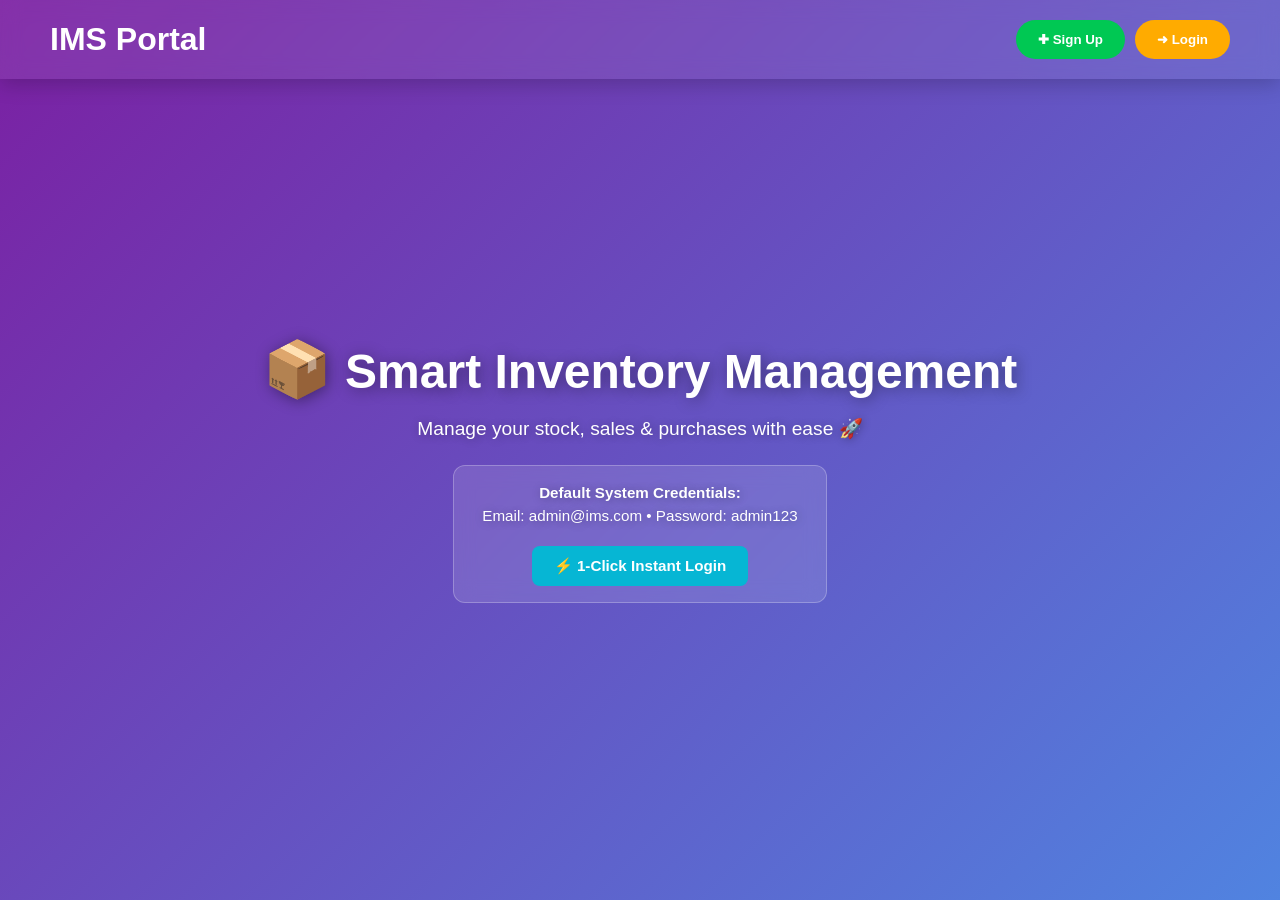
<file: index.html>
<!DOCTYPE html>
<html lang="en">
<head>
    <meta charset="UTF-8">
    <meta name="viewport" content="width=device-width, initial-scale=1.0">
    <title>IMS Portal | Inventory Management System</title>
    <!-- CSS FILE -->
    <link rel="stylesheet" href="./style.css">
    <style>
        .demo-login-box {
            margin-top: 25px;
            padding: 16px 28px;
            background: rgba(255, 255, 255, 0.12);
            border-radius: 12px;
            backdrop-filter: blur(10px);
            border: 1px solid rgba(255, 255, 255, 0.25);
            display: inline-block;
            max-width: 480px;
            text-align: center;
        }
        .demo-btn {
            background: #06b6d4;
            color: #ffffff;
            padding: 11px 22px;
            border: none;
            border-radius: 8px;
            font-size: 0.95rem;
            font-weight: 600;
            cursor: pointer;
            transition: transform 0.2s, background 0.2s;
            margin-top: 10px;
        }
        .demo-btn:hover {
            background: #0891b2;
            transform: scale(1.04);
        }
        .hero {
            display: flex;
            flex-direction: column;
            align-items: center;
            justify-content: center;
            min-height: calc(100vh - 80px);
            padding: 40px 20px;
            text-align: center;
            margin-top: 60px;
        }
    </style>
</head>

<body>

    <nav>
        <h1>IMS Portal</h1>

        <div class="nav-buttons">
            <button class="signup" onclick="openModal('signup')">
                ✚ Sign Up
            </button>

            <button class="login" onclick="openModal('login')">
                ➜ Login
            </button>
        </div>
    </nav>

    <main class="hero">
        <h2>
            <span class="hero-icon">📦</span>
            Smart Inventory Management
        </h2>

        <p>Manage your stock, sales & purchases with ease 🚀</p>

        <div class="demo-login-box">
            <p style="color: #ffffff; font-size: 0.95rem; line-height: 1.5; margin-bottom: 8px;">
                <strong>Default System Credentials:</strong><br>
                Email: <code>admin@ims.com</code> &bull; Password: <code>admin123</code>
            </p>
            <button class="demo-btn" onclick="quickAdminLogin()">⚡ 1-Click Instant Login</button>
        </div>
    </main>

    <!-- SIGNUP MODAL -->
    <div class="modal" id="signup">
        <div class="modal-box">
            <h3>Create Account</h3>
            <p class="error" id="signupError"></p>
            <p class="success" id="signupSuccess"></p>

            <form id="signupForm">
                <input type="text" id="signupName" placeholder="Full Name" required>
                <input type="email" id="signupEmail" placeholder="Email" required>
                <input type="tel" id="signupPhone" placeholder="Phone Number">
                <input type="password" id="signupPassword" placeholder="Password" required minlength="6">
                <input type="password" id="signupCPassword" placeholder="Confirm Password" required>

                <label class="show-pass">
                    <input type="checkbox" onchange="togglePassword('signupPassword','signupCPassword')">
                    Show Password
                </label>

                <button type="submit">Create Account</button>
            </form>

            <button class="close" onclick="closeModal('signup')">Close</button>
        </div>
    </div>

    <!-- LOGIN MODAL -->
    <div class="modal" id="login">
        <div class="modal-box">
            <h3>Login to IMS</h3>
            <p class="error" id="loginError"></p>
            <p class="success" id="loginSuccess"></p>

            <form id="loginForm">
                <input type="email" id="loginEmail" placeholder="Email (admin@ims.com)" required>
                <input type="password" id="loginPassword" placeholder="Password (admin123)" required>

                <label class="show-pass">
                    <input type="checkbox" onchange="togglePassword('loginPassword')">
                    Show Password
                </label>

                <button type="submit">Login</button>
                <button type="button" onclick="quickAdminLogin()" style="margin-top: 8px; background: #06b6d4; border:none; border-radius:6px; color:#fff; padding:10px 14px; cursor:pointer; width:100%; font-weight:600;">⚡ Instant 1-Click Admin Login</button>
            </form>

            <button class="close" onclick="closeModal('login')">Close</button>
        </div>
    </div>

    <!-- JAVASCRIPT -->
    <script src="./app.js?v=2.5.1"></script>
    <script>
        function quickAdminLogin() {
            const adminUser = {
                name: "System Administrator",
                email: "admin@ims.com",
                phone: "9800000000",
                password: "240be518fabd2724ddb6f04eeb1da5967448d7e831c08c8fa822809f74c720a9",
                createdAt: new Date().toISOString()
            };
            const session = {
                name: adminUser.name,
                email: adminUser.email,
                loginTime: new Date().toISOString()
            };
            localStorage.setItem("ims_single_user", JSON.stringify(adminUser));
            localStorage.setItem("ims_current_user", JSON.stringify(session));
            window.location.replace("./dashboard.html");
        }
    </script>

</body>
</html>
</file>
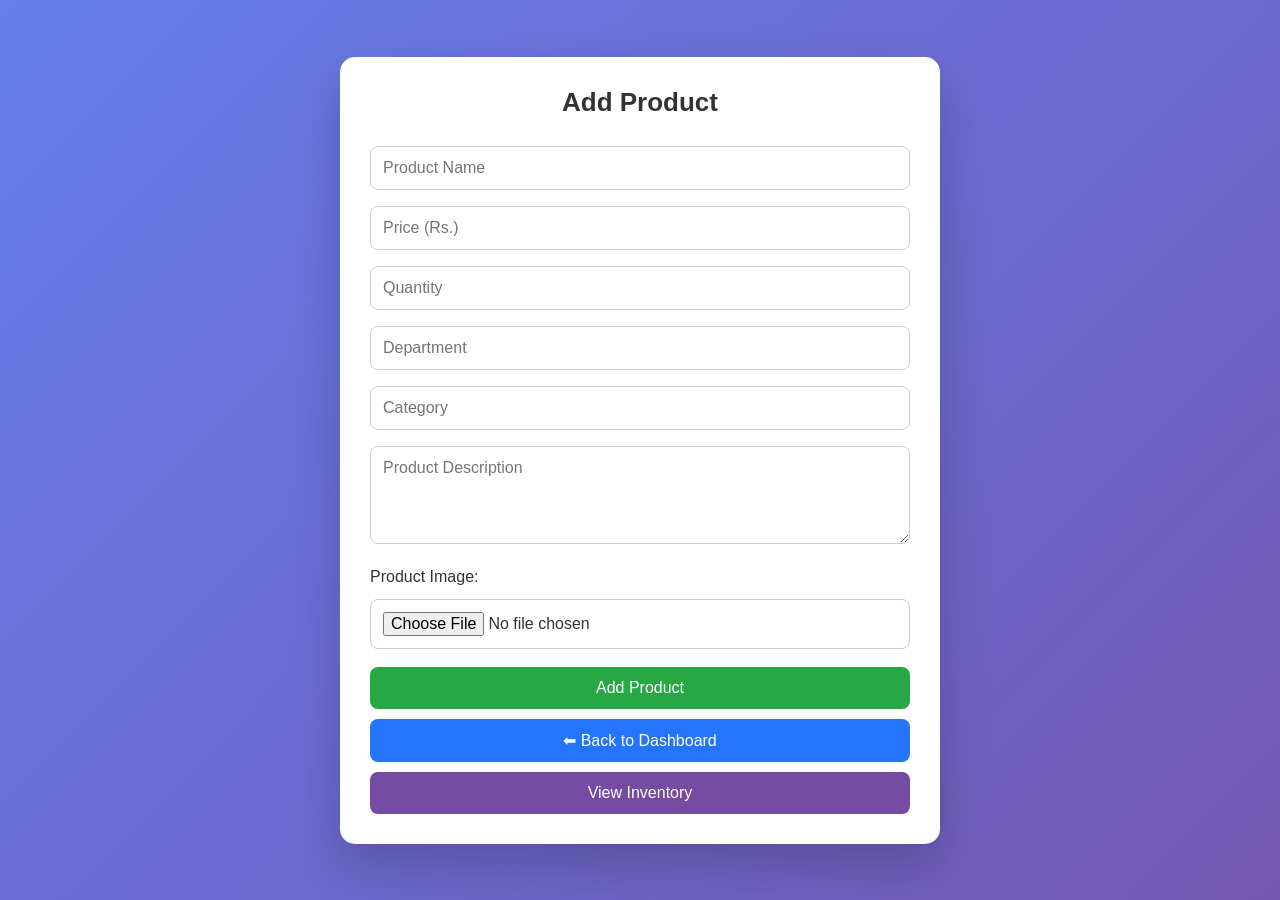
<file: add_product.html>
<!DOCTYPE html>
<html lang="en">

<head>
    <meta charset="UTF-8">
    <meta name="viewport" content="width=device-width, initial-scale=1.0">

    <title>Add Product | IMS</title>

    <link rel="stylesheet" href="./add_product.css">
</head>

<body>

    <div class="container">

        <h2>Add Product</h2>

        <!-- SUCCESS AND ERROR MESSAGES -->

        <div id="successMessage" class="success-msg"></div>
        <div id="errorMessage" class="error-msg"></div>

        <!-- ADD PRODUCT FORM -->

        <form id="productForm">

            <input
                type="text"
                id="name"
                placeholder="Product Name"
                maxlength="100"
                required
            >

            <input
                type="number"
                id="price"
                placeholder="Price (Rs.)"
                min="0"
                step="0.01"
                required
            >

            <input
                type="number"
                id="quantity"
                placeholder="Quantity"
                min="0"
                step="1"
                required
            >

            <input
                type="text"
                id="department"
                placeholder="Department"
                maxlength="100"
                required
            >

            <input
                type="text"
                id="category"
                placeholder="Category"
                maxlength="100"
                required
            >

            <textarea
                id="description"
                placeholder="Product Description"
                rows="4"
                maxlength="1000"
            ></textarea>

            <!-- IMAGE UPLOAD -->

            <label for="image">
                Product Image:
            </label>

            <input
                type="file"
                id="image"
                accept="image/*"
            >

            <img
                id="imgPreview"
                class="image-preview"
                alt="Product image preview"
            >

            <!-- ADD BUTTON -->

            <button type="submit" id="addButton">
                Add Product
            </button>

        </form>

        <!-- BACK BUTTON -->

        <button
            class="back-btn"
            type="button"
            onclick="location.href='./dashboard.html'"
        >
            ⬅ Back to Dashboard
        </button>

        <button
            class="inventory-btn"
            type="button"
            onclick="location.href='./inventory.html'"
        >
            View Inventory
        </button>

    </div>

    <script src="./add_product.js"></script>

</body>
</html>
</file>
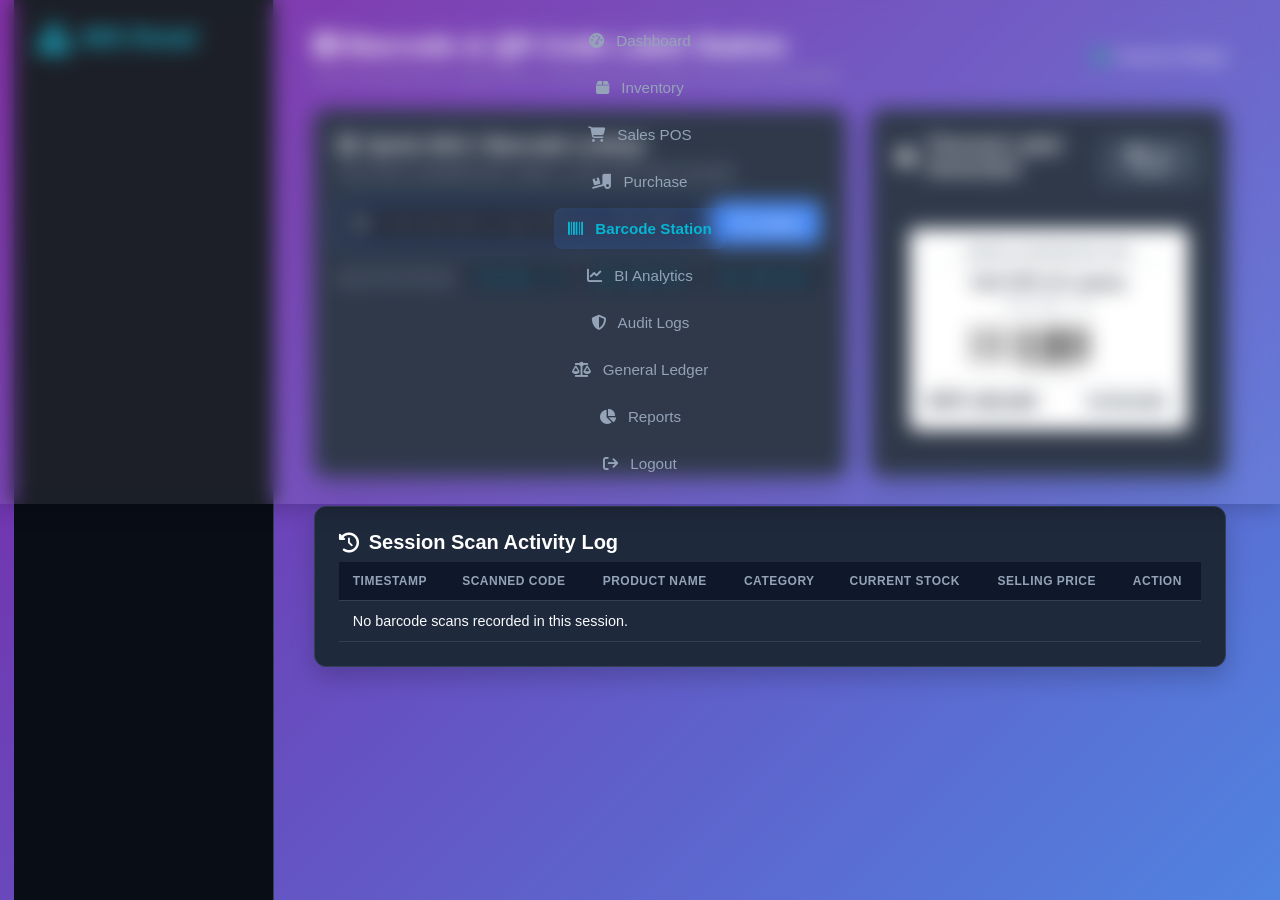
<file: barcode_scanner.html>
<!DOCTYPE html>
<html lang="en">
<head>
    <meta charset="UTF-8">
    <meta name="viewport" content="width=device-width, initial-scale=1.0">
    <title>Barcode & QR Station - IMS</title>
    <link rel="stylesheet" href="style.css">
    <link rel="stylesheet" href="barcode_scanner.css">
    <link rel="stylesheet" href="https://cdnjs.cloudflare.com/ajax/libs/font-awesome/6.6.0/css/all.min.css">
</head>
<body>
    <div class="app-layout">
        <aside class="sidebar">
            <div class="logo">
                <i class="fa-solid fa-boxes-stacked"></i>
                <h2>IMS Retail</h2>
            </div>
            <nav class="nav-links">
                <a href="dashboard.html"><i class="fa-solid fa-gauge-high"></i> Dashboard</a>
                <a href="inventory.html"><i class="fa-solid fa-box"></i> Inventory</a>
                <a href="sales.html"><i class="fa-solid fa-cart-shopping"></i> Sales POS</a>
                <a href="purchase.html"><i class="fa-solid fa-truck-ramp-box"></i> Purchase</a>
                <a href="barcode_scanner.html" class="active"><i class="fa-solid fa-barcode"></i> Barcode Station</a>
                <a href="analytics_bi.html"><i class="fa-solid fa-chart-line"></i> BI Analytics</a>
                <a href="audit_logs.php"><i class="fa-solid fa-shield-halved"></i> Audit Logs</a>
                <a href="double_entry.html"><i class="fa-solid fa-scale-balanced"></i> General Ledger</a>
                <a href="reports.html"><i class="fa-solid fa-chart-pie"></i> Reports</a>
                <a href="logout.php"><i class="fa-solid fa-arrow-right-from-bracket"></i> Logout</a>
            </nav>
        </aside>

        <main class="main-content">
            <header class="top-nav">
                <div class="page-title">
                    <h1><i class="fa-solid fa-barcode"></i> Barcode & QR Code Label Station</h1>
                    <p>Scan incoming stock, lookup SKUs, and generate printable thermal barcode labels.</p>
                </div>
                <div class="user-badge">
                    <span class="status-indicator"></span> Scanner Ready
                </div>
            </header>

            <div class="scanner-grid">
                <!-- Barcode Scanner Input Panel -->
                <div class="card scanner-input-card">
                    <h2><i class="fa-solid fa-qrcode"></i> Quick SKU / Barcode Lookup</h2>
                    <p class="subtitle">Scan with a handheld laser reader or enter SKU code manually:</p>
                    
                    <form id="scannerForm" onsubmit="event.preventDefault(); handleBarcodeScan();">
                        <div class="input-row">
                            <div class="input-wrapper">
                                <i class="fa-solid fa-barcode input-icon"></i>
                                <input type="text" id="barcodeInput" placeholder="Scan barcode or type SKU (e.g. SKU-DELL-15)..." autofocus autocomplete="off">
                            </div>
                            <button type="submit" class="btn-primary"><i class="fa-solid fa-search"></i> Lookup</button>
                        </div>
                    </form>

                    <div id="scanResult" class="scan-result-box" style="display: none;">
                        <!-- Rendered dynamically -->
                    </div>

                    <div class="quick-presets">
                        <span>Quick Test Presets:</span>
                        <button type="button" class="btn-chip" onclick="simulateScan('SKU-DELL-15')">SKU-DELL-15</button>
                        <button type="button" class="btn-chip" onclick="simulateScan('SKU-LOGI-MX3')">SKU-LOGI-MX3</button>
                        <button type="button" class="btn-chip" onclick="simulateScan('SKU-SAM-4K32')">SKU-SAM-4K32</button>
                    </div>
                </div>

                <!-- Label Printing Preview Panel -->
                <div class="card label-preview-card">
                    <div class="card-header">
                        <h2><i class="fa-solid fa-print"></i> Thermal Label Generator</h2>
                        <button type="button" class="btn-secondary" onclick="window.print()"><i class="fa-solid fa-print"></i> Print Labels</button>
                    </div>
                    <div id="printableLabelContainer" class="printable-label-wrapper">
                        <div class="thermal-label">
                            <div class="label-company">WHEELSONDEMAND IMS</div>
                            <div class="label-name" id="labelProductName">Dell XPS 15 Laptop</div>
                            <div class="label-sku" id="labelProductSku">SKU-DELL-15</div>
                            <div class="label-barcode-svg" id="labelBarcodeSvg">
                                <!-- Barcode SVG rendered by JS -->
                            </div>
                            <div class="label-footer">
                                <span class="label-price" id="labelProductPrice">NPR 185,000.00</span>
                                <span class="label-vat">VAT INCLUDED</span>
                            </div>
                        </div>
                    </div>
                </div>
            </div>

            <!-- Recent Scans History Table -->
            <div class="card history-card">
                <h2><i class="fa-solid fa-clock-rotate-left"></i> Session Scan Activity Log</h2>
                <div class="table-responsive">
                    <table class="data-table">
                        <thead>
                            <tr>
                                <th>Timestamp</th>
                                <th>Scanned Code</th>
                                <th>Product Name</th>
                                <th>Category</th>
                                <th>Current Stock</th>
                                <th>Selling Price</th>
                                <th>Action</th>
                            </tr>
                        </thead>
                        <tbody id="scanHistoryBody">
                            <tr>
                                <td colspan="7" class="text-center">No barcode scans recorded in this session.</td>
                            </tr>
                        </tbody>
                    </table>
                </div>
            </div>
        </main>
    </div>

    <script src="barcode_scanner.js"></script>
</body>
</html>
</file>
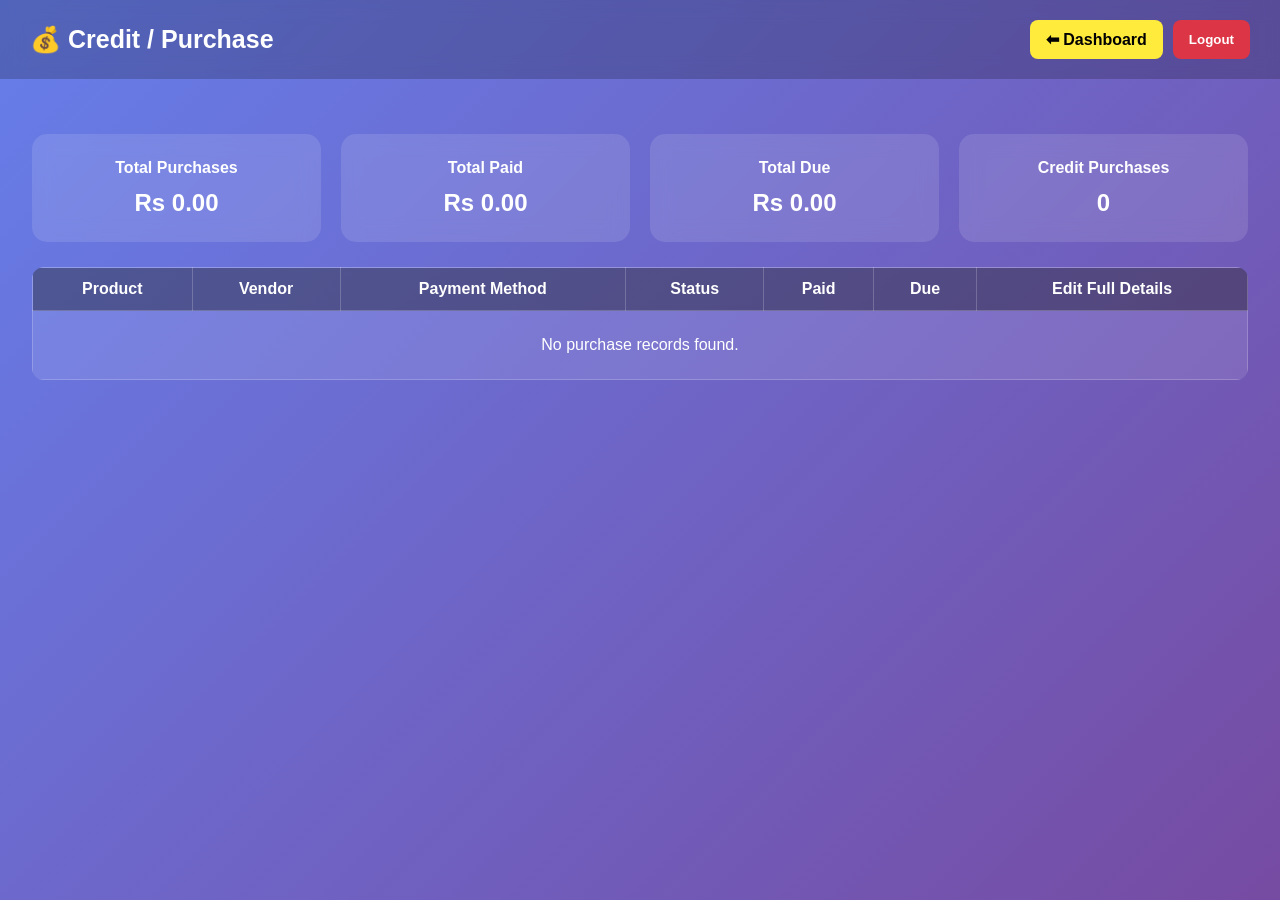
<file: credit.html>
<!DOCTYPE html>
<html lang="en">
<head>
    <meta charset="UTF-8">
    <meta name="viewport" content="width=device-width, initial-scale=1.0">

    <title>Credit & Payment Manager | IMS</title>

    <link rel="stylesheet" href="credit.css">
</head>

<body>

<header>
    <h2>💰 Credit / Purchase</h2>

    <div class="header-buttons">
        <a href="dashboard.html" class="back-btn">
            ⬅ Dashboard
        </a>

        <button onclick="logout()" class="logout-btn">
            Logout
        </button>
    </div>
</header>

<div id="message" class="msg"></div>

<div class="summary">

    <div class="summary-card">
        <h3>Total Purchases</h3>
        <h2 id="totalPurchases">Rs 0.00</h2>
    </div>

    <div class="summary-card">
        <h3>Total Paid</h3>
        <h2 id="totalPaid">Rs 0.00</h2>
    </div>

    <div class="summary-card">
        <h3>Total Due</h3>
        <h2 id="totalDue">Rs 0.00</h2>
    </div>

    <div class="summary-card">
        <h3>Credit Purchases</h3>
        <h2 id="creditCount">0</h2>
    </div>

</div>

<div class="table-container">

    <table>

        <thead>
            <tr>
                <th>Product</th>
                <th>Vendor</th>
                <th>Payment Method</th>
                <th>Status</th>
                <th>Paid</th>
                <th>Due</th>
                <th>Edit Full Details</th>
            </tr>
        </thead>

        <tbody id="purchaseTable">

        </tbody>

    </table>

</div>

<script src="credit.js"></script>

</body>
</html>
</file>
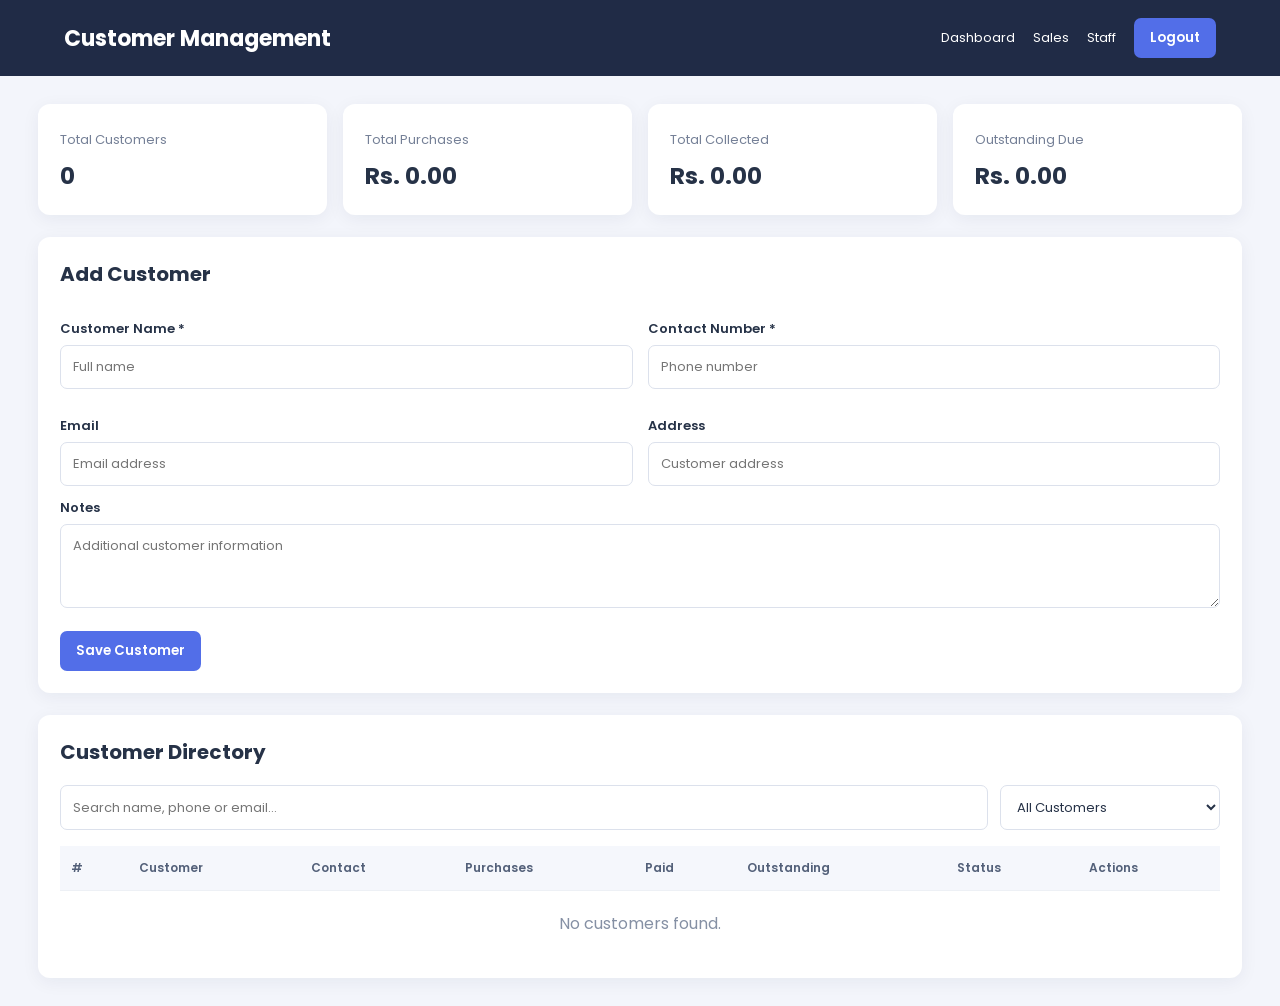
<file: customers.html>
<!DOCTYPE html>
<html lang="en">
<head>
    <meta charset="UTF-8">
    <meta name="viewport" content="width=device-width, initial-scale=1.0">
    <title>Customer Management - IMS</title>
    <link rel="stylesheet" href="./customers.css">
    <link href="https://fonts.googleapis.com/css2?family=Poppins:wght@300;400;500;600;700&display=swap" rel="stylesheet">
</head>
<body>
<header>
    <h2>Customer Management</h2>
    <nav>
        <a href="./dashboard.html">Dashboard</a>
        <a href="./sales.html">Sales</a>
        <a href="./staff.html">Staff</a>
        <button id="logoutBtn" type="button">Logout</button>
    </nav>
</header>

<main>
    <div id="message" class="message" role="status"></div>

    <section class="stats">
        <article class="stat-card">
            <span>Total Customers</span>
            <h2 id="totalCustomers">0</h2>
        </article>
        <article class="stat-card">
            <span>Total Purchases</span>
            <h2 id="totalPurchases">Rs. 0.00</h2>
        </article>
        <article class="stat-card">
            <span>Total Collected</span>
            <h2 id="totalCollected">Rs. 0.00</h2>
        </article>
        <article class="stat-card">
            <span>Outstanding Due</span>
            <h2 id="totalDue">Rs. 0.00</h2>
        </article>
    </section>

    <section class="panel">
        <h2 id="formHeading">Add Customer</h2>
        <form id="customerForm">
            <input type="hidden" id="customerId">

            <div class="form-grid">
                <div>
                    <label for="customerName">Customer Name *</label>
                    <input id="customerName" type="text" required placeholder="Full name">
                </div>
                <div>
                    <label for="customerContact">Contact Number *</label>
                    <input id="customerContact" type="text" required placeholder="Phone number">
                </div>
                <div>
                    <label for="customerEmail">Email</label>
                    <input id="customerEmail" type="email" placeholder="Email address">
                </div>
                <div>
                    <label for="customerAddress">Address</label>
                    <input id="customerAddress" type="text" placeholder="Customer address">
                </div>
            </div>

            <label for="customerNotes">Notes</label>
            <textarea id="customerNotes" rows="3" placeholder="Additional customer information"></textarea>

            <div class="form-actions">
                <button type="submit" id="saveCustomerBtn">Save Customer</button>
                <button type="button" id="cancelEditBtn" class="secondary" hidden>Cancel Edit</button>
            </div>
        </form>
    </section>

    <section class="panel">
        <h2>Customer Directory</h2>

        <div class="filters">
            <input id="customerSearch" type="search" placeholder="Search name, phone or email...">
            <select id="statusFilter">
                <option value="all">All Customers</option>
                <option value="due">Customers With Due</option>
                <option value="paid">Fully Paid</option>
                <option value="unknown">Legacy / Unknown Balance</option>
            </select>
        </div>

        <div class="table-wrap">
            <table>
                <thead>
                    <tr>
                        <th>#</th>
                        <th>Customer</th>
                        <th>Contact</th>
                        <th>Purchases</th>
                        <th>Paid</th>
                        <th>Outstanding</th>
                        <th>Status</th>
                        <th>Actions</th>
                    </tr>
                </thead>
                <tbody id="customerTable"></tbody>
            </table>
        </div>
        <p id="emptyMessage" class="empty" hidden>No customers found.</p>
    </section>

    <section class="panel" id="customerDetailsPanel" hidden>
        <div class="section-heading">
            <div>
                <h2 id="detailsName">Customer Details</h2>
                <p id="detailsContact"></p>
            </div>
            <button type="button" id="closeDetailsBtn" class="secondary">Close</button>
        </div>

        <div class="detail-stats">
            <div><span>Purchase Total</span><strong id="detailPurchases">Rs. 0.00</strong></div>
            <div><span>Paid</span><strong id="detailPaid">Rs. 0.00</strong></div>
            <div><span>Outstanding</span><strong id="detailDue">Rs. 0.00</strong></div>
        </div>

        <h3>Record Customer Payment</h3>
        <form id="paymentForm" class="payment-form">
            <input type="hidden" id="paymentCustomerId">
            <div>
                <label for="paymentAmount">Amount (Rs.)</label>
                <input type="number" id="paymentAmount" min="0.01" step="0.01" required>
            </div>
            <div>
                <label for="paymentDate">Payment Date</label>
                <input type="date" id="paymentDate" required>
            </div>
            <div>
                <label for="customerPaymentMethod">Payment Method</label>
                <select id="customerPaymentMethod" required>
                    <option>Cash</option>
                    <option>Card</option>
                    <option>Mobile Payment</option>
                    <option>Bank Transfer</option>
                </select>
            </div>
            <div>
                <label for="paymentReference">Reference / Note</label>
                <input type="text" id="paymentReference" placeholder="Optional reference">
            </div>
            <button type="submit">Save Payment</button>
        </form>

        <h3>Purchase History</h3>
        <div class="table-wrap">
            <table>
                <thead>
                    <tr>
                        <th>Transaction</th>
                        <th>Date</th>
                        <th>Sale Total</th>
                        <th>Paid at Sale</th>
                        <th>Remaining Due</th>
                        <th>Status</th>
                    </tr>
                </thead>
                <tbody id="purchaseHistory"></tbody>
            </table>
        </div>

        <h3>Payment History</h3>
        <div class="table-wrap">
            <table>
                <thead>
                    <tr>
                        <th>Date</th>
                        <th>Amount</th>
                        <th>Method</th>
                        <th>Reference</th>
                    </tr>
                </thead>
                <tbody id="paymentHistory"></tbody>
            </table>
        </div>
    </section>
</main>

<script src="./customers.js"></script>
</body>
</html>
</file>
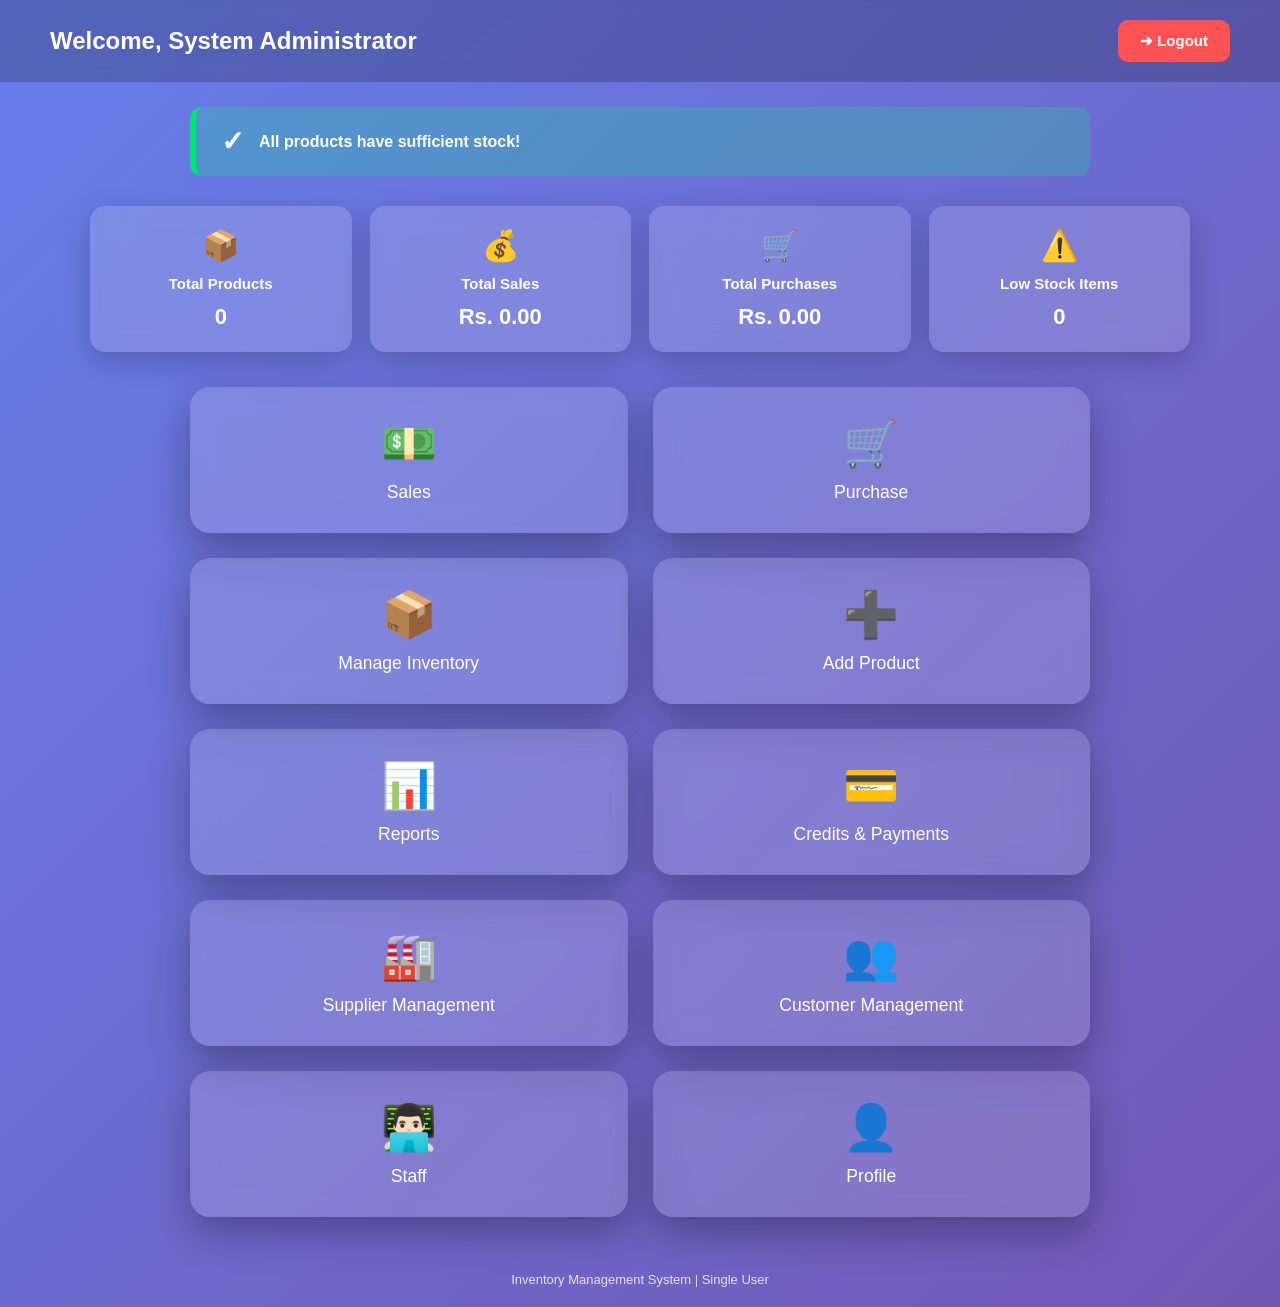
<file: dashboard.html>
<!DOCTYPE html>
<html lang="en">
<head>
    <meta charset="UTF-8">
    <meta name="viewport" content="width=device-width, initial-scale=1.0">

    <title>Dashboard | IMS</title>

    <link rel="stylesheet" href="./dashboard.css">
</head>

<body>

    <!-- HEADER -->
    <header>
        <h2 id="welcomeMessage">Welcome to IMS</h2>

        <button class="logout-btn" onclick="logout()">
            <span>➜</span> Logout
        </button>
    </header>

    <!-- LOW STOCK ALERT -->
    <div
        class="low-stock-bar safe"
        id="lowStockBar"
        onclick="openPage('purchase.html')"
    >
        <span class="stock-icon" id="stockIcon">✓</span>

        <div class="low-text" id="lowStockText">
            Checking stock information...
        </div>
    </div>

    <!-- DASHBOARD STATISTICS -->
    <section class="stats-container">

        <div class="stat-card">
            <span>📦</span>
            <h3>Total Products</h3>
            <p id="totalProducts">0</p>
        </div>

        <div class="stat-card">
            <span>💰</span>
            <h3>Total Sales</h3>
            <p id="totalSales">Rs. 0.00</p>
        </div>

        <div class="stat-card">
            <span>🛒</span>
            <h3>Total Purchases</h3>
            <p id="totalPurchases">Rs. 0.00</p>
        </div>

        <div class="stat-card">
            <span>⚠️</span>
            <h3>Low Stock Items</h3>
            <p id="lowStockCount">0</p>
        </div>

    </section>

    <!-- DASHBOARD MENU -->
    <main class="container">

        <a href="sales.html" class="card">
            <span>💵</span>
            <p>Sales</p>
        </a>

        <a href="purchase.html" class="card">
            <span>🛒</span>
            <p>Purchase</p>
        </a>

        <a href="inventory.html" class="card">
            <span>📦</span>
            <p>Manage Inventory</p>
        </a>

        <a href="add_product.html" class="card">
            <span>➕</span>
            <p>Add Product</p>
        </a>

        <a href="reports.html" class="card">
            <span>📊</span>
            <p>Reports</p>
        </a>

        <a href="credit.html" class="card">
    <span>💳</span>
    <p>Credits & Payments</p>
</a>
<a href="suppliers.html" class="card">

    <span>🏭</span>

    <p>Supplier Management</p>

</a>
<a href="customers.html" class="card">

    <span>👥</span>

    <p>Customer Management</p>

</a>
 <a href="staff.html" class="card">
    <span>👨🏻‍💻</span>
    <p>Staff</p>
</a>


        <a href="manage-profile.html" class="card">
    <span>👤</span>
    <p>Profile</p>
</a>

    </main>

    <footer>
        <p>Inventory Management System | Single User</p>
    </footer>

    <script src="./dashboard.js"></script>

</body>
</html>
</file>
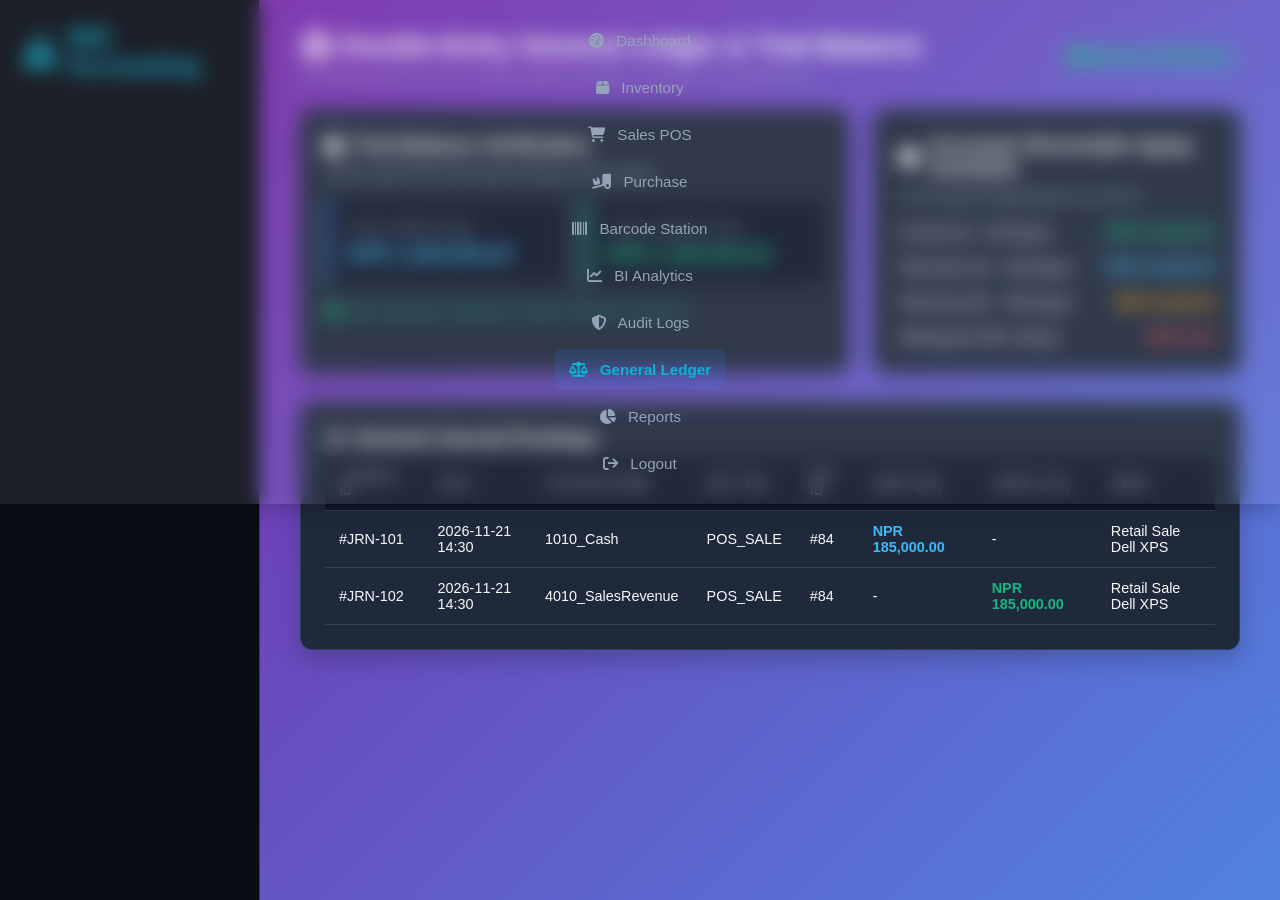
<file: double_entry.html>
<!DOCTYPE html>
<html lang="en">
<head>
    <meta charset="UTF-8">
    <meta name="viewport" content="width=device-width, initial-scale=1.0">
    <title>General Ledger & Double Entry - IMS</title>
    <link rel="stylesheet" href="style.css">
    <link rel="stylesheet" href="barcode_scanner.css">
    <link rel="stylesheet" href="https://cdnjs.cloudflare.com/ajax/libs/font-awesome/6.6.0/css/all.min.css">
</head>
<body>
    <div class="app-layout">
        <aside class="sidebar">
            <div class="logo">
                <i class="fa-solid fa-boxes-stacked"></i>
                <h2>IMS Accounting</h2>
            </div>
            <nav class="nav-links">
                <a href="dashboard.html"><i class="fa-solid fa-gauge-high"></i> Dashboard</a>
                <a href="inventory.html"><i class="fa-solid fa-box"></i> Inventory</a>
                <a href="sales.html"><i class="fa-solid fa-cart-shopping"></i> Sales POS</a>
                <a href="purchase.html"><i class="fa-solid fa-truck-ramp-box"></i> Purchase</a>
                <a href="barcode_scanner.html"><i class="fa-solid fa-barcode"></i> Barcode Station</a>
                <a href="analytics_bi.html"><i class="fa-solid fa-chart-line"></i> BI Analytics</a>
                <a href="audit_logs.php"><i class="fa-solid fa-shield-halved"></i> Audit Logs</a>
                <a href="double_entry.html" class="active"><i class="fa-solid fa-scale-balanced"></i> General Ledger</a>
                <a href="reports.html"><i class="fa-solid fa-chart-pie"></i> Reports</a>
                <a href="logout.php"><i class="fa-solid fa-arrow-right-from-bracket"></i> Logout</a>
            </nav>
        </aside>

        <main class="main-content">
            <header class="top-nav">
                <div class="page-title">
                    <h1><i class="fa-solid fa-scale-balanced"></i> Double-Entry General Ledger & Trial Balance</h1>
                    <p>Automated journal entries verifying balanced Debits = Credits for all transactions.</p>
                </div>
                <div class="user-badge" style="background: rgba(16, 185, 129, 0.15); color: #10b981; padding: 6px 14px; border-radius: 6px; font-weight: 700;">
                    <i class="fa-solid fa-circle-check"></i> Books In Balance
                </div>
            </header>

            <!-- Trial Balance Summary Card -->
            <div class="scanner-grid">
                <div class="card">
                    <h2><i class="fa-solid fa-book-bookmark"></i> Trial Balance Verification</h2>
                    <p class="subtitle">System-generated automated postings audit equality:</p>

                    <div style="display: grid; grid-template-columns: 1fr 1fr; gap: 20px; margin: 20px 0;">
                        <div style="background: #0f172a; padding: 18px; border-radius: 8px; border-left: 4px solid #3b82f6;">
                            <small style="color: #94a3b8; text-transform: uppercase;">Total Debits (DR)</small>
                            <h2 style="color: #38bdf8; margin: 6px 0 0 0;" id="sumDebits">NPR 1,280,500.00</h2>
                        </div>
                        <div style="background: #0f172a; padding: 18px; border-radius: 8px; border-left: 4px solid #10b981;">
                            <small style="color: #94a3b8; text-transform: uppercase;">Total Credits (CR)</small>
                            <h2 style="color: #10b981; margin: 6px 0 0 0;" id="sumCredits">NPR 1,280,500.00</h2>
                        </div>
                    </div>
                    <div style="font-size: 0.85rem; color: #10b981;">
                        <i class="fa-solid fa-circle-check"></i> Math Verification: Difference is NPR 0.00 (Zero variance).
                    </div>
                </div>

                <!-- Aging Buckets Card -->
                <div class="card">
                    <h2><i class="fa-solid fa-clock"></i> Accounts Receivable Aging Schedule</h2>
                    <p class="subtitle">Credit aging disaggregation by risk tier:</p>
                    <div style="display: flex; flex-direction: column; gap: 10px; margin-top: 15px;">
                        <div style="display: flex; justify-content: space-between; border-bottom: 1px solid #334155; padding-bottom: 6px;">
                            <span>Current (0 - 30 Days):</span>
                            <b style="color: #10b981;">NPR 45,000.00</b>
                        </div>
                        <div style="display: flex; justify-content: space-between; border-bottom: 1px solid #334155; padding-bottom: 6px;">
                            <span>Past Due (31 - 60 Days):</span>
                            <b style="color: #38bdf8;">NPR 18,500.00</b>
                        </div>
                        <div style="display: flex; justify-content: space-between; border-bottom: 1px solid #334155; padding-bottom: 6px;">
                            <span>Past Due (61 - 90 Days):</span>
                            <b style="color: #f59e0b;">NPR 6,200.00</b>
                        </div>
                        <div style="display: flex; justify-content: space-between;">
                            <span>Delinquent (90+ Days):</span>
                            <b style="color: #ef4444;">NPR 0.00</b>
                        </div>
                    </div>
                </div>
            </div>

            <!-- General Journal Postings Table -->
            <div class="card" style="margin-top: 25px;">
                <h2><i class="fa-solid fa-list-check"></i> General Journal Postings</h2>
                <div class="table-responsive">
                    <table class="data-table">
                        <thead>
                            <tr>
                                <th>Journal ID</th>
                                <th>Date</th>
                                <th>Account Name</th>
                                <th>Ref Type</th>
                                <th>Ref ID</th>
                                <th>Debit (DR)</th>
                                <th>Credit (CR)</th>
                                <th>Memo</th>
                            </tr>
                        </thead>
                        <tbody id="journalBody">
                            <tr>
                                <td>#JRN-101</td>
                                <td>2026-11-21 14:30</td>
                                <td>1010_Cash</td>
                                <td>POS_SALE</td>
                                <td>#84</td>
                                <td style="color: #38bdf8; font-weight: bold;">NPR 185,000.00</td>
                                <td>-</td>
                                <td>Retail Sale Dell XPS</td>
                            </tr>
                            <tr>
                                <td>#JRN-102</td>
                                <td>2026-11-21 14:30</td>
                                <td>4010_SalesRevenue</td>
                                <td>POS_SALE</td>
                                <td>#84</td>
                                <td>-</td>
                                <td style="color: #10b981; font-weight: bold;">NPR 185,000.00</td>
                                <td>Retail Sale Dell XPS</td>
                            </tr>
                        </tbody>
                    </table>
                </div>
            </div>
        </main>
    </div>
</body>
</html>
</file>
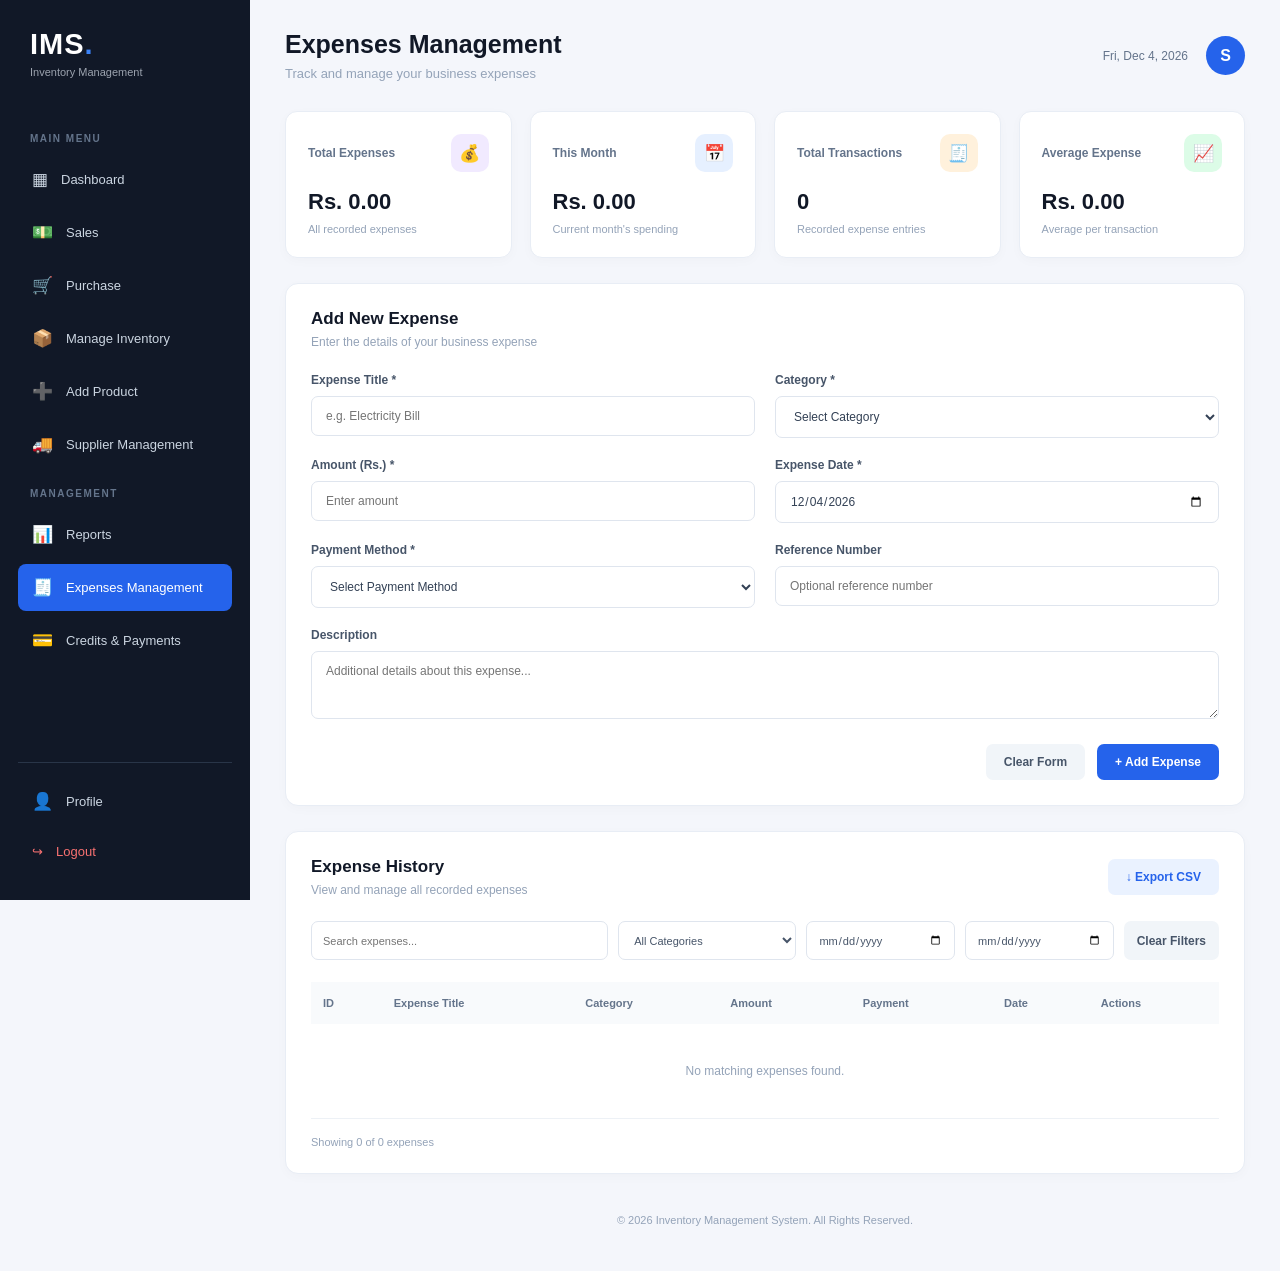
<file: expenses.html>
<!DOCTYPE html>
<html lang="en">
<head>
    <meta charset="UTF-8">
    <meta name="viewport" content="width=device-width, initial-scale=1.0">
    <title>Expenses Management | IMS</title>

    <link rel="stylesheet" href="./expenses.css">

    <link rel="preconnect" href="https://fonts.googleapis.com">
    <link rel="preconnect" href="https://fonts.gstatic.com" crossorigin>
    <link href="https://fonts.googleapis.com/css2?family=Poppins:wght@400;500;600;700;800&display=swap" rel="stylesheet">
</head>

<body>

<div class="app-container">

    <!-- SIDEBAR -->
    <aside class="sidebar">

        <div class="logo">
            <h2>IMS<span>.</span></h2>
            <p>Inventory Management</p>
        </div>

        <nav class="sidebar-menu">

            <p class="menu-label">MAIN MENU</p>

            <a href="./dashboard.html" class="menu-item">
                <span>▦</span> Dashboard
            </a>

            <a href="./sales.html" class="menu-item">
                <span>💵</span> Sales
            </a>

            <a href="./purchase.html" class="menu-item">
                <span>🛒</span> Purchase
            </a>

            <a href="./inventory.html" class="menu-item">
                <span>📦</span> Manage Inventory
            </a>

            <a href="./add_product.html" class="menu-item">
                <span>➕</span> Add Product
            </a>

            <a href="./suppliers.html" class="menu-item">
                <span>🚚</span> Supplier Management
            </a>

            <p class="menu-label">MANAGEMENT</p>

            <a href="./reports.html" class="menu-item">
                <span>📊</span> Reports
            </a>

            <a href="./expenses.html" class="menu-item active">
                <span>🧾</span> Expenses Management
            </a>

            <a href="./credit.html" class="menu-item">
                <span>💳</span> Credits & Payments
            </a>

        </nav>

        <div class="sidebar-bottom">

            <a href="./manage-profile.html" class="menu-item">
                <span>👤</span> Profile
            </a>

            <button type="button" class="logout-btn" id="logoutBtn">
                <span>↪</span> Logout
            </button>

        </div>

    </aside>


    <!-- MAIN CONTENT -->
    <main class="main-content">

        <header class="top-header">

            <div>
                <h1>Expenses Management</h1>
                <p>Track and manage your business expenses</p>
            </div>

            <div class="header-right">
                <span id="currentDate"></span>
                <div class="user-avatar" id="userAvatar">A</div>
            </div>

        </header>


        <!-- SUMMARY CARDS -->
        <section class="summary-grid">

            <div class="summary-card">
                <div class="card-top">
                    <span>Total Expenses</span>
                    <div class="card-icon purple">💰</div>
                </div>
                <h2 id="totalExpenses">Rs. 0.00</h2>
                <p>All recorded expenses</p>
            </div>

            <div class="summary-card">
                <div class="card-top">
                    <span>This Month</span>
                    <div class="card-icon blue">📅</div>
                </div>
                <h2 id="monthlyExpenses">Rs. 0.00</h2>
                <p>Current month's spending</p>
            </div>

            <div class="summary-card">
                <div class="card-top">
                    <span>Total Transactions</span>
                    <div class="card-icon orange">🧾</div>
                </div>
                <h2 id="totalTransactions">0</h2>
                <p>Recorded expense entries</p>
            </div>

            <div class="summary-card">
                <div class="card-top">
                    <span>Average Expense</span>
                    <div class="card-icon green">📈</div>
                </div>
                <h2 id="averageExpense">Rs. 0.00</h2>
                <p>Average per transaction</p>
            </div>

        </section>


        <!-- ADD EXPENSE -->
        <section class="content-card">

            <div class="section-header">
                <div>
                    <h2>Add New Expense</h2>
                    <p>Enter the details of your business expense</p>
                </div>
            </div>

            <form id="expenseForm">

                <input type="hidden" id="expenseId">

                <div class="form-grid">

                    <div class="form-group">
                        <label for="expenseTitle">Expense Title *</label>
                        <input
                            type="text"
                            id="expenseTitle"
                            placeholder="e.g. Electricity Bill"
                            required
                        >
                    </div>

                    <div class="form-group">
                        <label for="expenseCategory">Category *</label>
                        <select id="expenseCategory" required>
                            <option value="">Select Category</option>
                            <option value="Rent">Rent</option>
                            <option value="Utilities">Electricity & Utilities</option>
                            <option value="Salary">Employee Salaries</option>
                            <option value="Transportation">Transportation</option>
                            <option value="Maintenance">Maintenance</option>
                            <option value="Office Supplies">Office Supplies</option>
                            <option value="Packaging">Packaging</option>
                            <option value="Marketing">Marketing</option>
                            <option value="Internet">Internet & Communication</option>
                            <option value="Miscellaneous">Miscellaneous</option>
                        </select>
                    </div>

                    <div class="form-group">
                        <label for="expenseAmount">Amount (Rs.) *</label>
                        <input
                            type="number"
                            id="expenseAmount"
                            placeholder="Enter amount"
                            min="0.01"
                            step="0.01"
                            required
                        >
                    </div>

                    <div class="form-group">
                        <label for="expenseDate">Expense Date *</label>
                        <input type="date" id="expenseDate" required>
                    </div>

                    <div class="form-group">
                        <label for="paymentMethod">Payment Method *</label>
                        <select id="paymentMethod" required>
                            <option value="">Select Payment Method</option>
                            <option value="Cash">Cash</option>
                            <option value="Bank Transfer">Bank Transfer</option>
                            <option value="Credit Card">Credit Card</option>
                            <option value="Debit Card">Debit Card</option>
                            <option value="Digital Wallet">Digital Wallet</option>
                        </select>
                    </div>

                    <div class="form-group">
                        <label for="expenseReference">Reference Number</label>
                        <input
                            type="text"
                            id="expenseReference"
                            placeholder="Optional reference number"
                        >
                    </div>

                    <div class="form-group full-width">
                        <label for="expenseDescription">Description</label>
                        <textarea
                            id="expenseDescription"
                            rows="3"
                            placeholder="Additional details about this expense..."
                        ></textarea>
                    </div>

                </div>

                <div class="form-actions">

                    <button type="reset" class="reset-btn" id="resetBtn">
                        Clear Form
                    </button>

                    <button type="submit" class="submit-btn" id="submitBtn">
                        + Add Expense
                    </button>

                </div>

            </form>

        </section>


        <!-- EXPENSE HISTORY -->
        <section class="content-card history-card">

            <div class="section-header">
                <div>
                    <h2>Expense History</h2>
                    <p>View and manage all recorded expenses</p>
                </div>

                <button type="button" class="export-btn" id="exportBtn">
                    ↓ Export CSV
                </button>
            </div>


            <!-- FILTERS -->
            <div class="filter-container">

                <input
                    type="search"
                    id="searchExpense"
                    placeholder="Search expenses..."
                >

                <select id="filterCategory">
                    <option value="">All Categories</option>
                    <option value="Rent">Rent</option>
                    <option value="Utilities">Utilities</option>
                    <option value="Salary">Salary</option>
                    <option value="Transportation">Transportation</option>
                    <option value="Maintenance">Maintenance</option>
                    <option value="Office Supplies">Office Supplies</option>
                    <option value="Packaging">Packaging</option>
                    <option value="Marketing">Marketing</option>
                    <option value="Internet">Internet</option>
                    <option value="Miscellaneous">Miscellaneous</option>
                </select>

                <input type="date" id="filterStartDate">
                <input type="date" id="filterEndDate">

                <button type="button" id="clearFilters" class="clear-filter-btn">
                    Clear Filters
                </button>

            </div>


            <!-- TABLE -->
            <div class="table-container">

                <table>

                    <thead>
                        <tr>
                            <th>ID</th>
                            <th>Expense Title</th>
                            <th>Category</th>
                            <th>Amount</th>
                            <th>Payment</th>
                            <th>Date</th>
                            <th>Actions</th>
                        </tr>
                    </thead>

                    <tbody id="expenseTableBody">
                        <tr>
                            <td colspan="7" class="empty-state">
                                No expenses recorded yet.
                            </td>
                        </tr>
                    </tbody>

                </table>

            </div>

            <div class="table-footer">
                <span id="recordCount">Showing 0 expenses</span>
            </div>

        </section>


        <footer class="page-footer">
            <p>© 2026 Inventory Management System. All Rights Reserved.</p>
        </footer>

    </main>

</div>

<script src="./expenses.js"></script>

</body>
</html>
</file>
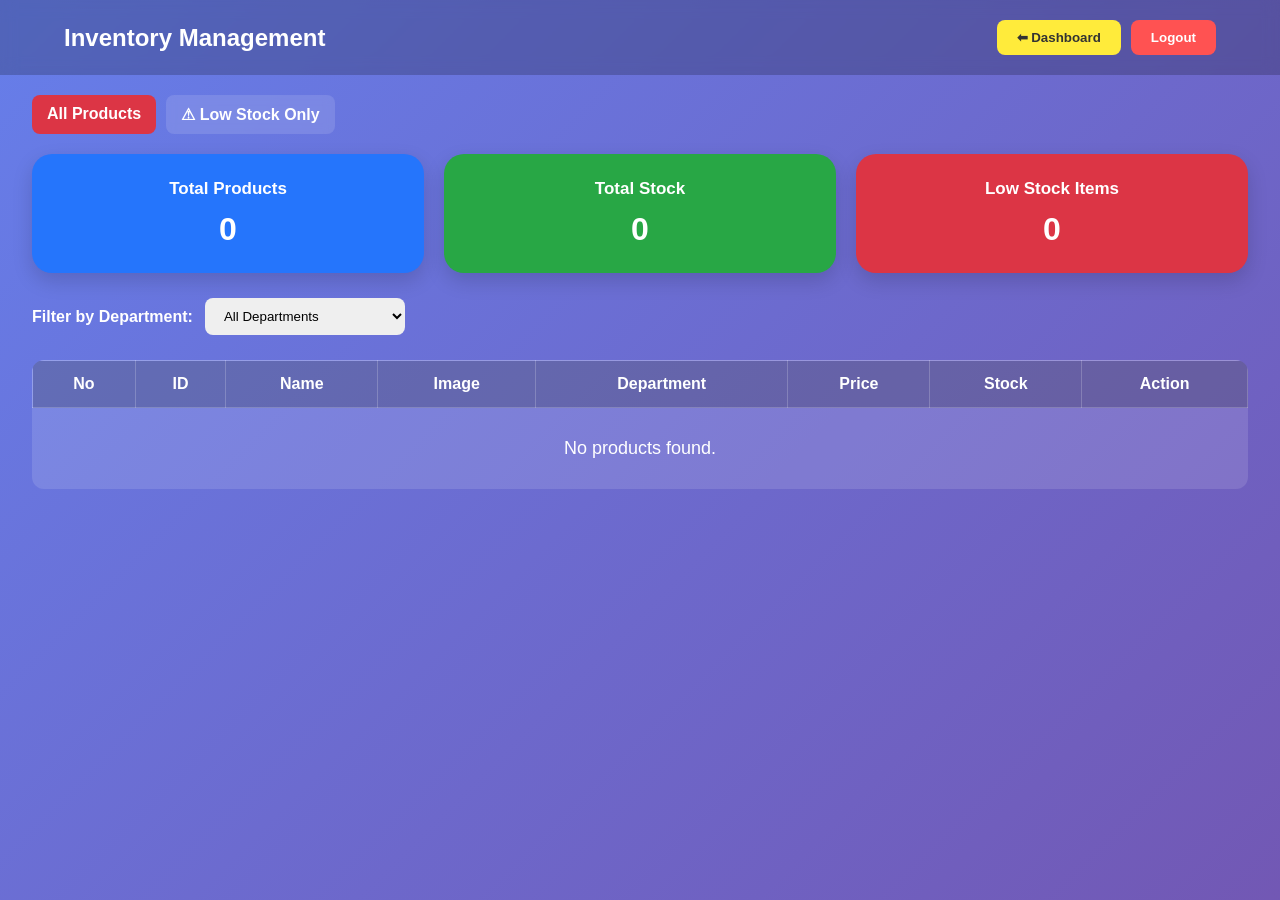
<file: inventory.html>
<!DOCTYPE html>
<html lang="en">
<head>
    <meta charset="UTF-8">
    <meta name="viewport" content="width=device-width, initial-scale=1.0">

    <title>Inventory | IMS</title>

    <link rel="stylesheet" href="./inventory.css">
</head>

<body>

<header>
    <h2>Inventory Management</h2>

    <div class="header-buttons">
        <button class="back-btn"
            onclick="location.href='dashboard.html'">
            ⬅ Dashboard
        </button>

        <button class="logout"
            onclick="logout()">
            Logout
        </button>
    </div>
</header>

<!-- TOP ACTION BUTTONS -->

<div class="top-actions">

    <a href="inventory.html" id="allProductsBtn"
       class="top-btn">
        All Products
    </a>

    <a href="inventory.html?low_stock=1"
       id="lowStockBtn"
       class="top-btn">
        ⚠ Low Stock Only
    </a>

</div>

<!-- SUMMARY CARDS -->

<div class="cards">

    <div class="card blue">
        <h3>Total Products</h3>
        <h2 id="totalProducts">0</h2>
    </div>

    <div class="card green">
        <h3>Total Stock</h3>
        <h2 id="totalStock">0</h2>
    </div>

    <div class="card red">
        <h3>Low Stock Items</h3>
        <h2 id="lowStockCount">0</h2>
    </div>

</div>

<!-- DEPARTMENT FILTER -->

<div class="filter-container">

    <label for="departmentFilter">
        Filter by Department:
    </label>

    <select id="departmentFilter">
        <option value="">All Departments</option>
    </select>

</div>

<!-- INVENTORY TABLE -->

<div class="table-container">

    <table>

        <thead>
            <tr>
                <th>No</th>
                <th>ID</th>
                <th>Name</th>
                <th>Image</th>
                <th>Department</th>
                <th>Price</th>
                <th>Stock</th>
                <th>Action</th>
            </tr>
        </thead>

        <tbody id="inventoryTable">

        </tbody>

    </table>

    <div id="emptyMessage" class="empty-message">
        No products found.
    </div>

</div>

<script src="./inventory.js"></script>

</body>
</html>
</file>
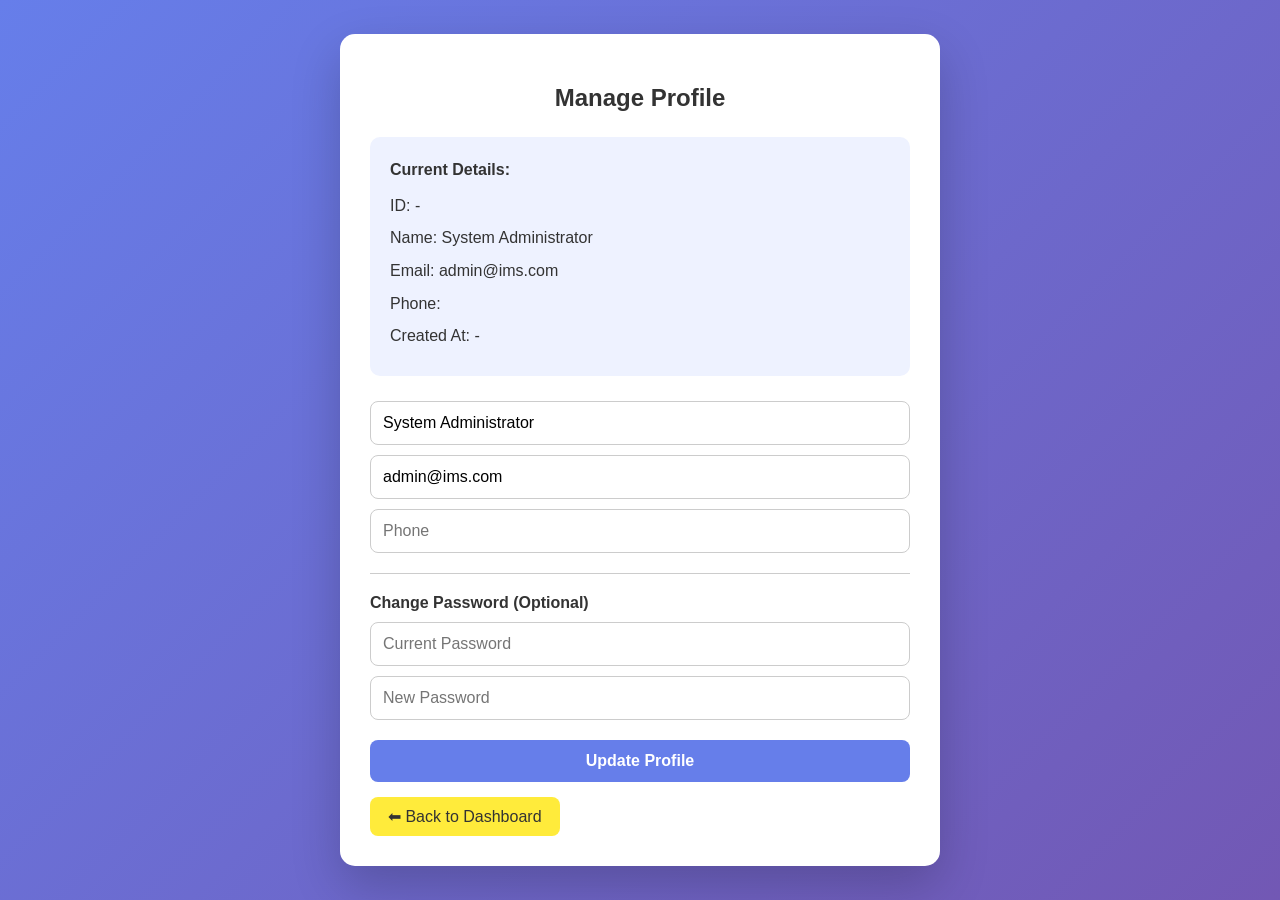
<file: manage-profile.html>
<!DOCTYPE html>
<html lang="en">
<head>
    <meta charset="UTF-8">
    <meta name="viewport" content="width=device-width, initial-scale=1.0">
    <title>Manage Profile</title>
    <link rel="stylesheet" href="manage-profile.css">
</head>
<body>

    <div class="container">
        <h2>Manage Profile</h2>

        <div id="message" class="message"></div>

        <div class="details">
            <strong>Current Details:</strong>
            <p>ID: <span id="adminId">-</span></p>
            <p>Name: <span id="currentName">-</span></p>
            <p>Email: <span id="currentEmail">-</span></p>
            <p>Phone: <span id="currentPhone">-</span></p>
            <p>Created At: <span id="createdAt">-</span></p>
        </div>

        <form id="profileForm">
            <input
                type="text"
                id="name"
                placeholder="Name"
                required
            >

            <input
                type="email"
                id="email"
                placeholder="Email"
                required
            >

            <input
                type="text"
                id="phone"
                placeholder="Phone"
            >

            <hr>

            <strong>Change Password (Optional)</strong>

            <input
                type="password"
                id="currentPassword"
                placeholder="Current Password"
                autocomplete="current-password"
            >

            <input
                type="password"
                id="newPassword"
                placeholder="New Password"
                autocomplete="new-password"
            >

            <button type="submit" class="update-btn">
                Update Profile
            </button>
        </form>

        <a href="dashboard.html" class="back-btn">
            ⬅ Back to Dashboard
        </a>
    </div>

    <script src="manage-profile.js"></script>
</body>
</html>
</file>
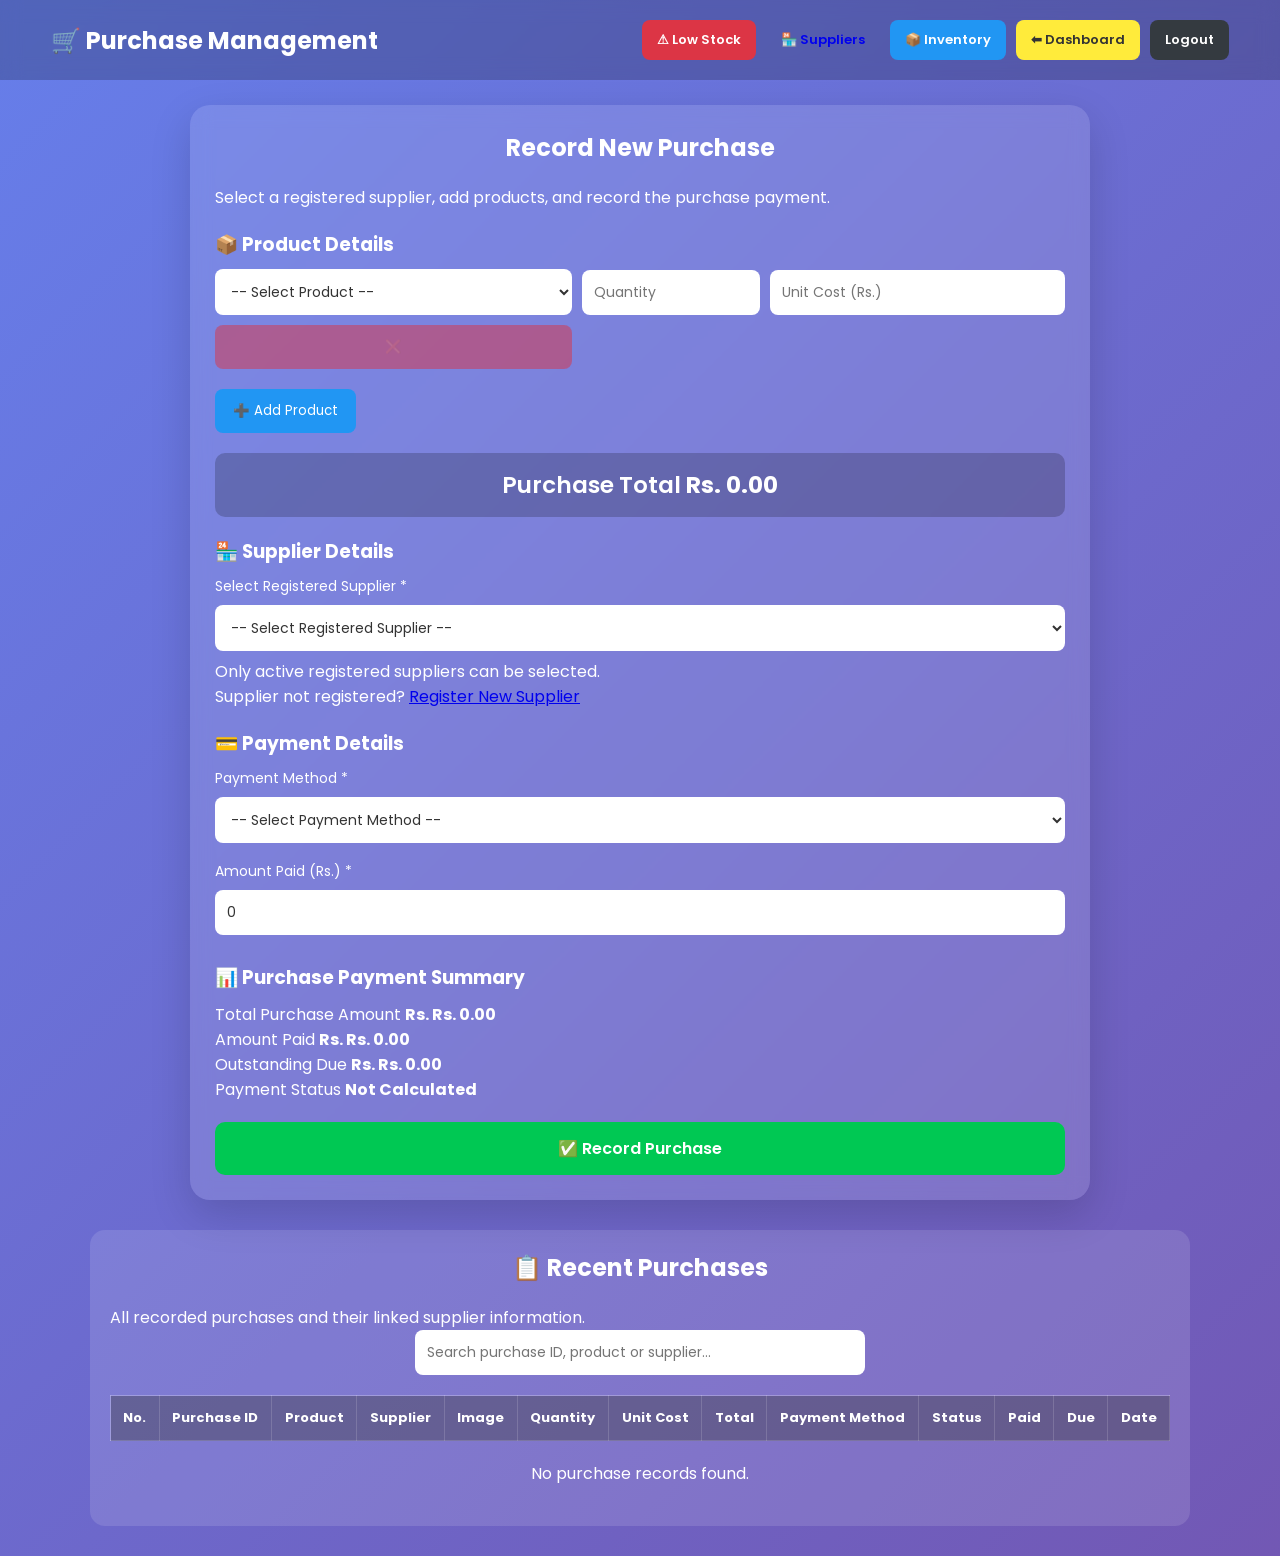
<file: purchase.html>
<!DOCTYPE html>
<html lang="en">

<head>
    <meta charset="UTF-8">
    <meta name="viewport" content="width=device-width, initial-scale=1.0">

    <title>Purchase Management | IMS</title>

    <link rel="stylesheet" href="./purchase.css">

    <link href="https://fonts.googleapis.com/css2?family=Poppins:wght@300;400;500;600;700&display=swap" rel="stylesheet">
</head>

<body>

    <!-- HEADER -->
    <header>

        <h2>🛒 Purchase Management</h2>

        <div class="buttons">

            <button
                class="btn low-btn"
                id="lowStockButton"
                type="button"
            >
                ⚠ Low Stock
            </button>

            <a href="./suppliers.html" class="btn supplier-btn">
                🏪 Suppliers
            </a>

            <a href="./inventory.html" class="btn inventory-btn">
                📦 Inventory
            </a>

            <a href="./dashboard.html" class="btn dashboard-btn">
                ⬅ Dashboard
            </a>

            <button
                class="btn logout-btn"
                type="button"
                onclick="logout()"
            >
                Logout
            </button>

        </div>

    </header>


    <main>

        <!-- LOW STOCK ALERT -->
        <section class="alert-box" id="alertBox" hidden>

            <h3>⚠ Low Stock Products</h3>

            <div
                class="low-stock-container"
                id="lowStockContainer"
            ></div>

            <p id="noLowStock" hidden>
                All products have sufficient stock.
            </p>

        </section>


        <!-- MESSAGE -->
        <div
            class="message"
            id="message"
            role="status"
            aria-live="polite"
        ></div>


        <!-- PURCHASE FORM -->
        <section class="form-container">

            <h2>Record New Purchase</h2>

            <p class="form-description">
                Select a registered supplier, add products, and record the purchase payment.
            </p>


            <form id="purchaseForm">

                <!-- PRODUCT DETAILS -->
                <h3>📦 Product Details</h3>

                <div id="productContainer">

                    <div class="product-row">

                        <select
                            class="product-select"
                            required
                        >
                            <option value="">
                                -- Select Product --
                            </option>
                        </select>

                        <input
                            type="number"
                            class="quantity-input"
                            placeholder="Quantity"
                            min="1"
                            step="1"
                            required
                        >

                        <input
                            type="number"
                            class="price-input"
                            placeholder="Unit Cost (Rs.)"
                            min="0"
                            step="0.01"
                            required
                        >

                        <button
                            type="button"
                            class="remove-btn"
                            title="Remove product"
                            aria-label="Remove product"
                            disabled
                        >
                            ❌
                        </button>

                    </div>

                </div>


                <button
                    type="button"
                    class="add-btn"
                    id="addProductButton"
                >
                    ➕ Add Product
                </button>


                <!-- PURCHASE TOTAL -->
                <div class="purchase-total">

                    <span>Purchase Total</span>

                    <strong>
                        Rs. <span id="totalAmount">0.00</span>
                    </strong>

                </div>


                <!-- SUPPLIER DETAILS -->
                <h3>🏪 Supplier Details</h3>

                <div class="supplier-selection">

                    <label for="supplierSelect">
                        Select Registered Supplier *
                    </label>

                    <select
                        id="supplierSelect"
                        required
                    >
                        <option value="">
                            -- Select Supplier --
                        </option>
                    </select>

                    <p class="supplier-help">
                        Only active registered suppliers can be selected.
                    </p>

                </div>


                <!-- AUTOMATIC SUPPLIER INFORMATION -->
                <div
                    class="supplier-preview"
                    id="supplierPreview"
                    hidden
                >

                    <div class="supplier-preview-heading">

                        <h4>✅ Supplier Information</h4>

                        <span class="supplier-connected">
                            Connected
                        </span>

                    </div>


                    <div class="supplier-information">

                        <div class="supplier-info-item">

                            <span>Contact Person</span>

                            <strong id="supplierContact">-</strong>

                        </div>


                        <div class="supplier-info-item">

                            <span>Phone Number</span>

                            <strong id="supplierPhoneDisplay">-</strong>

                        </div>


                        <div class="supplier-info-item">

                            <span>Email Address</span>

                            <strong id="supplierEmailDisplay">-</strong>

                        </div>


                        <div class="supplier-info-item">

                            <span>Address</span>

                            <strong id="supplierAddressDisplay">-</strong>

                        </div>

                    </div>

                </div>


                <p class="supplier-link">

                    Supplier not registered?

                    <a href="./suppliers.html">
                        Register New Supplier
                    </a>

                </p>


                <!-- PAYMENT DETAILS -->
                <h3>💳 Payment Details</h3>


                <label for="paymentMethod">
                    Payment Method *
                </label>

                <select
                    id="paymentMethod"
                    required
                >

                    <option value="">
                        -- Select Payment Method --
                    </option>

                    <option value="Cash">Cash</option>

                    <option value="eSewa">eSewa</option>

                    <option value="Khalti">Khalti</option>

                    <option value="Bank Transfer">
                        Bank Transfer
                    </option>

                </select>


                <label for="amountPaid">
                    Amount Paid (Rs.) *
                </label>

                <input
                    type="number"
                    id="amountPaid"
                    placeholder="Enter amount paid"
                    min="0"
                    step="0.01"
                    value="0"
                    required
                >


                <!-- PAYMENT SUMMARY -->
                <div class="payment-summary">

                    <h3>📊 Purchase Payment Summary</h3>


                    <div class="summary-row">

                        <span>Total Purchase Amount</span>

                        <strong>
                            Rs. <span id="purchaseGrandTotal">0.00</span>
                        </strong>

                    </div>


                    <div class="summary-row">

                        <span>Amount Paid</span>

                        <strong>
                            Rs. <span id="purchasePaidDisplay">0.00</span>
                        </strong>

                    </div>


                    <div class="summary-row due-row">

                        <span>Outstanding Due</span>

                        <strong>
                            Rs. <span id="purchaseDueDisplay">0.00</span>
                        </strong>

                    </div>


                    <div class="summary-row status-row">

                        <span>Payment Status</span>

                        <strong id="purchasePaymentStatus">
                            Unpaid
                        </strong>

                    </div>

                </div>


                <!-- SUBMIT PURCHASE -->
                <button
                    type="submit"
                    class="submit-btn"
                >
                    ✅ Record Purchase
                </button>

            </form>

        </section>


        <!-- PURCHASE HISTORY -->
        <section class="records-section">

            <h2>📋 Recent Purchases</h2>

            <p class="records-description">
                All recorded purchases and their linked supplier information.
            </p>


            <!-- SEARCH -->
            <input
                type="search"
                id="purchaseSearch"
                class="search-input"
                placeholder="Search purchase ID, product or supplier..."
            >


            <!-- PURCHASE TABLE -->
            <div class="table-container">

                <table>

                    <thead>

                        <tr>

                            <th>No.</th>

                            <th>Purchase ID</th>

                            <th>Product</th>

                            <th>Supplier</th>

                            <th>Image</th>

                            <th>Quantity</th>

                            <th>Unit Cost</th>

                            <th>Total</th>

                            <th>Payment Method</th>

                            <th>Status</th>

                            <th>Paid</th>

                            <th>Due</th>

                            <th>Date</th>

                        </tr>

                    </thead>


                    <tbody id="purchaseTable">

                        <!-- Purchase records loaded by purchase.js -->

                    </tbody>

                </table>

            </div>


            <p
                id="emptyMessage"
                class="empty-message"
                hidden
            >
                No purchase records found.
            </p>

        </section>

    </main>


    <!-- PURCHASE JAVASCRIPT -->
    <script src="./purchase.js"></script>

</body>

</html>
</file>
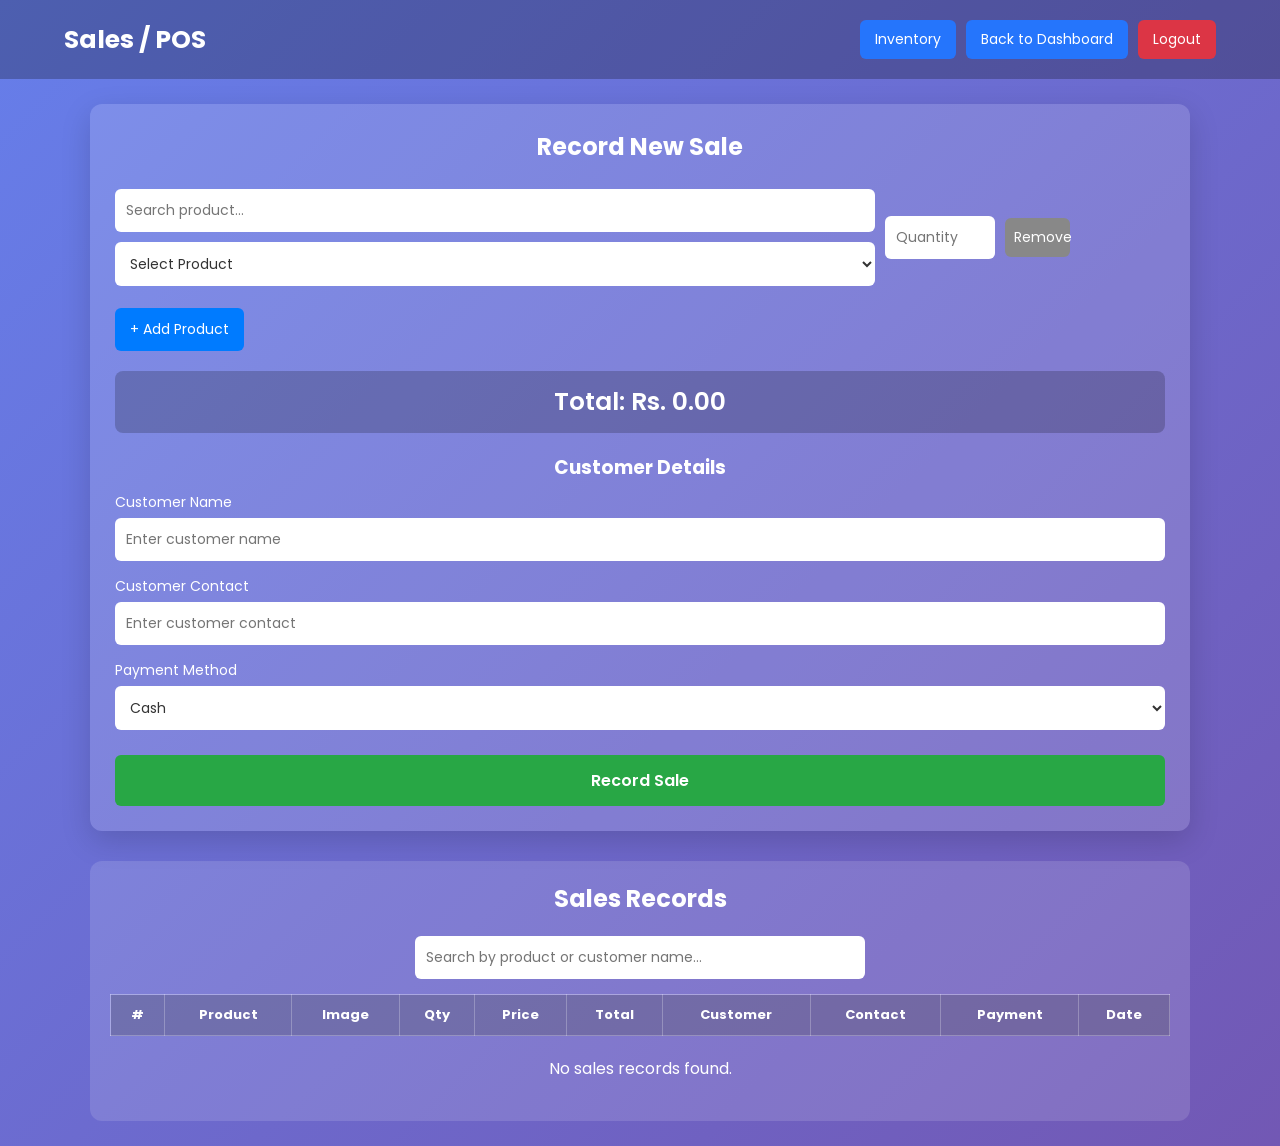
<file: sales.html>
<!DOCTYPE html>
<html lang="en">
<head>
    <meta charset="UTF-8">
    <meta name="viewport" content="width=device-width, initial-scale=1.0">
    <title>Sales - Inventory Management System</title>
    <link rel="stylesheet" href="./sales.css">
    <link href="https://fonts.googleapis.com/css2?family=Poppins:wght@300;400;500;600;700&display=swap" rel="stylesheet">
</head>
<body>

<header>
    <h2>Sales / POS</h2>
    <div class="header-actions">
        <a href="./inventory.html">Inventory</a>
        <a href="./dashboard.html">Back to Dashboard</a>
        <button type="button" onclick="logout()">Logout</button>
    </div>
</header>

<main>
    <div id="message" class="message" role="status" aria-live="polite"></div>

    <!-- SALES FORM -->
    <section class="panel">
        <h2>Record New Sale</h2>

        <form id="salesForm">
            <div id="cart">
                <div class="cart-row">
                    <div class="product-field">
                        <input
                            type="text"
                            class="product-search"
                            placeholder="Search product..."
                            autocomplete="off"
                        >

                        <select class="product-select" required>
                            <option value="">Select Product</option>
                        </select>
                    </div>

                    <input
                        type="number"
                        class="quantity-input"
                        placeholder="Quantity"
                        min="1"
                        step="1"
                        required
                    >

                    <img class="preview" alt="Product preview" hidden>

                    <button type="button" class="remove-row" title="Remove product" disabled>
                        Remove
                    </button>
                </div>
            </div>

            <button type="button" id="addRowButton" class="add-button">
                + Add Product
            </button>

            <div class="total-box">
                Total: Rs. <span id="total">0.00</span>
            </div>

            <div class="customer-section">
                <h3>Customer Details</h3>

                <label for="customerName">Customer Name</label>
                <input
                    type="text"
                    id="customerName"
                    placeholder="Enter customer name"
                    required
                >

                <label for="customerContact">Customer Contact</label>
                <input
                    type="text"
                    id="customerContact"
                    placeholder="Enter customer contact"
                    required
                >

                <label for="paymentMethod">Payment Method</label>
                <select id="paymentMethod" required>
                    <option value="Cash">Cash</option>
                    <option value="Card">Card</option>
                    <option value="Mobile">Mobile Payment</option>
                </select>
            </div>

            <button type="submit" class="submit-button">
                Record Sale
            </button>
        </form>
    </section>

    <!-- SALES RECORDS -->
    <section class="records-section">
        <h2>Sales Records</h2>

        <input
            type="text"
            id="salesSearch"
            class="sales-search"
            placeholder="Search by product or customer name..."
        >

        <div class="table-wrapper">
            <table>
                <thead>
                    <tr>
                        <th>#</th>
                        <th>Product</th>
                        <th>Image</th>
                        <th>Qty</th>
                        <th>Price</th>
                        <th>Total</th>
                        <th>Customer</th>
                        <th>Contact</th>
                        <th>Payment</th>
                        <th>Date</th>
                    </tr>
                </thead>

                <tbody id="salesTable"></tbody>
            </table>
        </div>

        <p id="emptyMessage" class="empty-message" hidden>
            No sales records found.
        </p>
    </section>
</main>

<script src="./sales.js"></script>
</body>
</html>
</file>
<file: style.css>
/* =================================
   GLOBAL STYLES
================================= */

* {
    margin: 0;
    padding: 0;
    box-sizing: border-box;
    font-family: Arial, Helvetica, sans-serif;
}

body {
    min-height: 100vh;
    display: flex;
    flex-direction: column;
    align-items: center;

    background: linear-gradient(
        -45deg,
        #667eea,
        #764ba2,
        #42a5f5,
        #7b1fa2
    );

    background-size: 400% 400%;
    animation: gradientBG 15s ease infinite;
}

/* =================================
   NAVIGATION BAR
================================= */

nav {
    width: 100%;
    display: flex;
    justify-content: space-between;
    align-items: center;

    padding: 20px 50px;

    position: fixed;
    top: 0;
    left: 0;

    background: rgba(255,255,255,0.08);
    backdrop-filter: blur(10px);

    z-index: 1000;

    box-shadow: 0 5px 20px rgba(0,0,0,0.2);
}

nav h1 {
    font-size: 2rem;
    font-weight: 700;
    color: white;
}

.nav-buttons {
    display: flex;
    gap: 10px;
}

nav button {
    padding: 12px 22px;
    border: none;
    border-radius: 25px;
    cursor: pointer;
    font-weight: 600;
    transition: 0.3s ease;
}

/* NAV BUTTONS */

.signup {
    background: #00c853;
    color: white;
}

.signup:hover {
    background: #00e676;
    transform: translateY(-3px);
    box-shadow: 0 0 15px rgba(255,255,255,0.5);
}

.login {
    background: #ffab00;
    color: white;
}

.login:hover {
    background: #ffc400;
    transform: translateY(-3px);
    box-shadow: 0 0 15px rgba(255,255,255,0.5);
}

/* =================================
   HERO SECTION
================================= */

.hero {
    margin-top: 180px;
    padding: 20px;
    text-align: center;
    color: white;
    animation: fadeIn 1.2s ease forwards;
}

.hero h2 {
    font-size: 3rem;
    margin-bottom: 15px;
    text-shadow: 2px 2px 15px rgba(0,0,0,0.4);
}

.hero-icon {
    font-size: 55px;
    display: inline-block;
    animation: floatIcon 3s ease-in-out infinite;
}

.hero p {
    font-size: 1.2rem;
    text-shadow: 1px 1px 10px rgba(0,0,0,0.3);
}

/* =================================
   MODAL
================================= */

.modal {
    display: none;
    position: fixed;

    width: 100%;
    height: 100%;

    top: 0;
    left: 0;

    background: rgba(0,0,0,0.6);

    justify-content: center;
    align-items: center;

    z-index: 2000;
    padding: 15px;
}

.modal-box {
    background: rgba(255,255,255,0.13);

    border-radius: 20px;
    padding: 35px 30px;

    width: 100%;
    max-width: 380px;

    text-align: center;

    backdrop-filter: blur(15px);

    box-shadow: 0 15px 40px rgba(0,0,0,0.3);

    animation: modalFade 0.4s ease forwards;

    max-height: 90vh;
    overflow-y: auto;
}

.modal-box h3 {
    margin-bottom: 20px;
    color: white;
    font-size: 24px;
}

/* =================================
   INPUT FIELDS
================================= */

.modal-box input:not([type="checkbox"]) {
    width: 100%;
    padding: 14px;
    margin: 10px 0;

    border-radius: 12px;
    border: none;
    outline: none;

    background: rgba(255,255,255,0.15);
    color: white;

    font-size: 14px;
}

.modal-box input::placeholder {
    color: rgba(255,255,255,0.8);
}

.modal-box input:focus {
    background: rgba(255,255,255,0.25);
    box-shadow: 0 0 15px rgba(255,255,255,0.3);
}

/* =================================
   FORM BUTTONS
================================= */

.modal-box button {
    width: 100%;
    padding: 14px;

    border: none;
    border-radius: 12px;

    background: #667eea;
    color: white;

    margin-top: 15px;

    font-weight: 600;
    cursor: pointer;

    transition: 0.3s;
}

.modal-box button:hover {
    background: #5368d5;
    transform: translateY(-2px);
}

.modal-box .close {
    background: #ff5252;
}

.modal-box .close:hover {
    background: #e53935;
}

/* =================================
   SHOW PASSWORD
================================= */

.show-pass {
    display: flex;
    align-items: center;
    justify-content: flex-start;
    gap: 8px;

    margin: 8px 0 12px;

    color: white;
    font-size: 14px;
}

.show-pass input[type="checkbox"] {
    width: auto;
    margin: 0;
}

/* =================================
   ERROR AND SUCCESS
================================= */

.error {
    color: #ffb4b4;
    font-size: 14px;
    margin-bottom: 8px;
}

.success {
    color: #b9ffca;
    font-size: 14px;
    margin-bottom: 8px;
}

.error:empty,
.success:empty {
    display: none;
}

/* =================================
   ANIMATIONS
================================= */

@keyframes floatIcon {
    0% {
        transform: translateY(0);
    }

    50% {
        transform: translateY(-12px);
    }

    100% {
        transform: translateY(0);
    }
}

@keyframes gradientBG {
    0% {
        background-position: 0% 50%;
    }

    50% {
        background-position: 100% 50%;
    }

    100% {
        background-position: 0% 50%;
    }
}

@keyframes fadeIn {
    from {
        opacity: 0;
        transform: translateY(-20px);
    }

    to {
        opacity: 1;
        transform: translateY(0);
    }
}

@keyframes modalFade {
    from {
        transform: scale(0.7);
        opacity: 0;
    }

    to {
        transform: scale(1);
        opacity: 1;
    }
}

/* =================================
   RESPONSIVE DESIGN
================================= */

@media (max-width: 600px) {

    nav {
        padding: 15px;
    }

    nav h1 {
        font-size: 1.4rem;
    }

    nav button {
        padding: 10px 12px;
        font-size: 12px;
    }

    .hero {
        margin-top: 150px;
    }

    .hero h2 {
        font-size: 2rem;
    }

    .hero p {
        font-size: 1rem;
    }

    .hero-icon {
        font-size: 40px;
    }
}
</file>
<file: add_product.css>
* {
    margin: 0;
    padding: 0;
    box-sizing: border-box;
    font-family: 'Poppins', Arial, sans-serif;
}

body {
    font-family: 'Poppins', sans-serif;

    background: linear-gradient(
        135deg,
        #667eea,
        #764ba2,
        #42a5f5,
        #7b1fa2
    );

    background-size: 400% 400%;
    animation: gradientBG 15s ease infinite;

    min-height: 100vh;

    display: flex;
    justify-content: center;
    align-items: center;

    padding: 25px 15px;
}

/* BACKGROUND ANIMATION */

@keyframes gradientBG {

    0% {
        background-position: 0% 50%;
    }

    50% {
        background-position: 100% 50%;
    }

    100% {
        background-position: 0% 50%;
    }

}

/* MAIN CONTAINER */

.container {
    max-width: 600px;
    width: 100%;

    background: white;

    border-radius: 15px;

    box-shadow: 0 20px 50px rgba(0,0,0,0.2);

    padding: 30px;

    color: #333;
}

/* HEADING */

h2 {
    text-align: center;
    margin-bottom: 20px;
    color: #333;
    font-size: 26px;
}

/* INPUT FIELDS */

input,
textarea {
    width: 100%;

    padding: 12px;

    margin: 8px 0;

    border-radius: 8px;
    border: 1px solid #ccc;

    font-size: 1rem;

    outline: none;
    transition: 0.3s;
}

input:focus,
textarea:focus {
    border-color: #667eea;

    box-shadow: 0 0 5px rgba(102,126,234,0.5);
}

textarea {
    resize: vertical;
}

/* IMAGE LABEL */

label {
    display: block;

    font-weight: 500;

    margin-top: 12px;
    margin-bottom: 5px;
}

/* IMAGE PREVIEW */

.image-preview {
    display: none;

    width: 120px;
    height: 120px;

    object-fit: cover;

    margin-top: 10px;

    border-radius: 8px;

    border: 1px solid #ddd;
}

/* BUTTONS */

button {
    width: 100%;

    padding: 12px;

    border: none;
    border-radius: 8px;

    background: #28a745;
    color: white;

    font-size: 1rem;

    cursor: pointer;

    margin-top: 10px;

    transition: 0.3s;
}

button:hover {
    background: #218838;
    transform: scale(1.02);
}

button:disabled {
    opacity: 0.6;
    cursor: not-allowed;
    transform: none;
}

/* BACK BUTTON */

.back-btn {
    background: #2575fc;
}

.back-btn:hover {
    background: #1d5bcf;
}

/* INVENTORY BUTTON */

.inventory-btn {
    background: #764ba2;
}

.inventory-btn:hover {
    background: #603b85;
}

/* SUCCESS MESSAGE */

.success-msg {
    color: green;
    text-align: center;

    margin-bottom: 10px;

    font-weight: 500;
}

.error-msg {
    color: red;
    text-align: center;

    margin-bottom: 10px;

    font-weight: 500;
}

/* EMPTY MESSAGES */

.success-msg:empty,
.error-msg:empty {
    display: none;
}

/* MOBILE */

@media (max-width: 600px) {

    .container {
        padding: 22px;
    }

    h2 {
        font-size: 22px;
    }

}
</file>
<file: barcode_scanner.css>
/* Barcode & QR Code Label Station Stylesheet */

:root {
    --bg-dark: #0f172a;
    --card-bg: #1e293b;
    --card-border: #334155;
    --accent-blue: #3b82f6;
    --accent-cyan: #06b6d4;
    --accent-green: #10b981;
    --accent-red: #ef4444;
    --text-primary: #f8fafc;
    --text-secondary: #94a3b8;
}

body {
    background-color: var(--bg-dark);
    color: var(--text-primary);
    font-family: 'Segoe UI', Tahoma, Geneva, Verdana, sans-serif;
    margin: 0;
    padding: 0;
}

.app-layout {
    display: flex;
    min-height: 100vh;
}

.sidebar {
    width: 260px;
    background: #090d16;
    border-right: 1px solid var(--card-border);
    padding: 24px 16px;
    display: flex;
    flex-direction: column;
}

.sidebar .logo {
    display: flex;
    align-items: center;
    gap: 12px;
    color: var(--accent-cyan);
    margin-bottom: 30px;
    padding-left: 8px;
}

.sidebar .logo i {
    font-size: 1.8rem;
}

.nav-links {
    display: flex;
    flex-direction: column;
    gap: 6px;
}

.nav-links a {
    display: flex;
    align-items: center;
    gap: 12px;
    color: var(--text-secondary);
    text-decoration: none;
    padding: 12px 14px;
    border-radius: 8px;
    font-size: 0.95rem;
    transition: all 0.2s ease;
}

.nav-links a:hover,
.nav-links a.active {
    background: rgba(59, 130, 246, 0.15);
    color: var(--accent-cyan);
    font-weight: 600;
}

.main-content {
    flex: 1;
    padding: 30px 40px;
    overflow-y: auto;
}

.top-nav {
    display: flex;
    justify-content: space-between;
    align-items: center;
    margin-bottom: 25px;
}

.page-title h1 {
    margin: 0 0 6px 0;
    font-size: 1.7rem;
    color: #fff;
}

.page-title p {
    margin: 0;
    color: var(--text-secondary);
    font-size: 0.9rem;
}

.status-indicator {
    display: inline-block;
    width: 10px;
    height: 10px;
    border-radius: 50%;
    background: var(--accent-green);
    box-shadow: 0 0 8px var(--accent-green);
    margin-right: 6px;
}

.scanner-grid {
    display: grid;
    grid-template-columns: 1.2fr 0.8fr;
    gap: 25px;
    margin-bottom: 30px;
}

.card {
    background: var(--card-bg);
    border: 1px solid var(--card-border);
    border-radius: 12px;
    padding: 24px;
    box-shadow: 0 10px 25px rgba(0, 0, 0, 0.2);
}

.card-header {
    display: flex;
    justify-content: space-between;
    align-items: center;
    margin-bottom: 20px;
}

.card h2 {
    margin: 0 0 8px 0;
    font-size: 1.25rem;
    color: #fff;
    display: flex;
    align-items: center;
    gap: 10px;
}

.subtitle {
    color: var(--text-secondary);
    font-size: 0.88rem;
    margin-bottom: 20px;
}

.input-row {
    display: flex;
    gap: 12px;
    margin-bottom: 20px;
}

.input-wrapper {
    position: relative;
    flex: 1;
}

.input-icon {
    position: absolute;
    left: 14px;
    top: 50%;
    transform: translateY(-50%);
    color: var(--text-secondary);
}

.input-wrapper input {
    width: 100%;
    padding: 12px 14px 12px 42px;
    background: #0f172a;
    border: 1px solid var(--card-border);
    border-radius: 8px;
    color: #fff;
    font-size: 1rem;
    box-sizing: border-box;
}

.input-wrapper input:focus {
    outline: none;
    border-color: var(--accent-blue);
    box-shadow: 0 0 0 3px rgba(59, 130, 246, 0.2);
}

.btn-primary {
    background: var(--accent-blue);
    color: #fff;
    border: none;
    padding: 12px 22px;
    border-radius: 8px;
    font-weight: 600;
    cursor: pointer;
    transition: background 0.2s;
}

.btn-primary:hover {
    background: #2563eb;
}

.btn-secondary {
    background: #334155;
    color: #fff;
    border: none;
    padding: 8px 16px;
    border-radius: 6px;
    font-size: 0.85rem;
    cursor: pointer;
}

.btn-secondary:hover {
    background: #475569;
}

.quick-presets {
    display: flex;
    align-items: center;
    gap: 10px;
    font-size: 0.85rem;
    color: var(--text-secondary);
}

.btn-chip {
    background: #0f172a;
    border: 1px solid var(--card-border);
    color: var(--accent-cyan);
    padding: 4px 10px;
    border-radius: 20px;
    cursor: pointer;
    font-family: monospace;
    font-size: 0.8rem;
}

.btn-chip:hover {
    background: rgba(6, 182, 212, 0.1);
}

.scan-result-box {
    background: #0f172a;
    border: 1px solid rgba(6, 182, 212, 0.3);
    border-radius: 10px;
    padding: 16px;
    margin-bottom: 20px;
}

/* Thermal Label Styling */
.printable-label-wrapper {
    display: flex;
    justify-content: center;
    padding: 20px 0;
}

.thermal-label {
    width: 280px;
    background: #fff;
    color: #000;
    border: 2px dashed #94a3b8;
    padding: 16px;
    border-radius: 8px;
    box-shadow: 0 5px 15px rgba(0, 0, 0, 0.3);
    text-align: center;
}

.label-company {
    font-size: 0.75rem;
    font-weight: 800;
    letter-spacing: 1px;
    color: #475569;
    border-bottom: 1px solid #cbd5e1;
    padding-bottom: 4px;
    margin-bottom: 8px;
}

.label-name {
    font-size: 1.05rem;
    font-weight: 700;
    margin-bottom: 4px;
    color: #0f172a;
}

.label-sku {
    font-size: 0.8rem;
    font-family: monospace;
    color: #64748b;
    margin-bottom: 10px;
}

.label-barcode-svg {
    display: flex;
    justify-content: center;
    margin: 10px 0;
}

.label-footer {
    display: flex;
    justify-content: space-between;
    align-items: center;
    border-top: 1px solid #cbd5e1;
    padding-top: 8px;
    margin-top: 8px;
}

.label-price {
    font-size: 1.15rem;
    font-weight: 800;
    color: #0f172a;
}

.label-vat {
    font-size: 0.65rem;
    background: #e2e8f0;
    padding: 2px 6px;
    border-radius: 4px;
    font-weight: 700;
}

/* Data Table */
.data-table {
    width: 100%;
    border-collapse: collapse;
    font-size: 0.9rem;
}

.data-table th,
.data-table td {
    padding: 12px 14px;
    text-align: left;
    border-bottom: 1px solid var(--card-border);
}

.data-table th {
    background: #0f172a;
    color: var(--text-secondary);
    font-weight: 600;
    text-transform: uppercase;
    font-size: 0.75rem;
    letter-spacing: 0.5px;
}

.badge-stock {
    padding: 4px 8px;
    border-radius: 4px;
    font-size: 0.75rem;
    font-weight: 600;
}

.badge-in-stock { background: rgba(16, 185, 129, 0.15); color: var(--accent-green); }
.badge-low-stock { background: rgba(245, 158, 11, 0.15); color: #f59e0b; }
.badge-out-stock { background: rgba(239, 68, 68, 0.15); color: var(--accent-red); }

@media print {
    body * {
        visibility: hidden;
    }
    .printable-label-wrapper, .printable-label-wrapper * {
        visibility: visible;
    }
    .printable-label-wrapper {
        position: absolute;
        left: 0;
        top: 0;
        width: 100%;
        margin: 0;
        padding: 0;
    }
    .thermal-label {
        border: none;
        box-shadow: none;
    }
}
</file>
<file: credit.css>
* {
    margin: 0;
    padding: 0;
    box-sizing: border-box;
    font-family: 'Poppins', Arial, sans-serif;
}

body {
    min-height: 100vh;
    background: linear-gradient(135deg, #667eea, #764ba2);
    color: white;
}

/* HEADER */

header {
    display: flex;
    justify-content: space-between;
    align-items: center;
    flex-wrap: wrap;
    gap: 15px;
    padding: 20px 30px;
    background: rgba(0, 0, 0, 0.2);
    backdrop-filter: blur(10px);
}

header h2 {
    font-size: 25px;
}

.header-buttons {
    display: flex;
    gap: 10px;
}

.back-btn,
.logout-btn {
    padding: 10px 16px;
    border-radius: 8px;
    text-decoration: none;
    border: none;
    cursor: pointer;
    font-weight: 600;
}

.back-btn {
    background: #ffeb3b;
    color: black;
}

.logout-btn {
    background: #dc3545;
    color: white;
}

/* MESSAGE */

.msg {
    text-align: center;
    font-weight: bold;
    margin: 15px;
    min-height: 20px;
    color: #00ff99;
}

/* SUMMARY */

.summary {
    width: 95%;
    margin: 20px auto;
    display: grid;
    grid-template-columns: repeat(
        auto-fit,
        minmax(200px, 1fr)
    );
    gap: 20px;
}

.summary-card {
    background: rgba(255, 255, 255, 0.12);
    backdrop-filter: blur(10px);
    padding: 25px;
    border-radius: 15px;
    text-align: center;
    transition: 0.3s;
}

.summary-card:hover {
    transform: translateY(-5px);
}

.summary-card h3 {
    margin-bottom: 12px;
    font-size: 16px;
}

.summary-card h2 {
    font-size: 24px;
}

/* TABLE */

.table-container {
    width: 95%;
    margin: 25px auto;
    overflow-x: auto;
    border-radius: 12px;
}

table {
    width: 100%;
    min-width: 950px;
    border-collapse: collapse;
    background: rgba(255, 255, 255, 0.1);
}

th {
    background: rgba(0, 0, 0, 0.35);
}

th,
td {
    padding: 12px;
    text-align: center;
    border: 1px solid rgba(255, 255, 255, 0.2);
    vertical-align: middle;
}

tr:hover {
    background: rgba(255, 255, 255, 0.08);
}

/* INPUTS */

input,
select,
textarea {
    width: 100%;
    padding: 9px;
    border-radius: 6px;
    border: none;
    margin: 4px 0;
    outline: none;
}

textarea {
    resize: vertical;
    min-height: 55px;
}

.edit-form {
    min-width: 190px;
}

.edit-form button {
    width: 100%;
    padding: 10px;
    border: none;
    border-radius: 6px;
    background: #00c853;
    color: white;
    cursor: pointer;
    font-weight: bold;
    margin-top: 5px;
}

.edit-form button:hover {
    background: #009624;
}

/* PAYMENT STATUS */

.paid {
    color: #00ff99;
    font-weight: bold;
}

.partial {
    color: #ffeb3b;
    font-weight: bold;
}

.credit {
    color: #ff5252;
    font-weight: bold;
}

.empty-message {
    padding: 25px;
    text-align: center;
}

/* MOBILE */

@media(max-width: 600px) {

    header {
        padding: 15px;
    }

    header h2 {
        font-size: 20px;
    }

    .summary-card {
        padding: 18px;
    }

    .summary-card h2 {
        font-size: 20px;
    }
}
</file>
<file: customers.css>
* {
    margin: 0;
    padding: 0;
    box-sizing: border-box;
    font-family: "Poppins", Arial, sans-serif;
}

body {
    min-height: 100vh;
    background: #f3f5fb;
    color: #263247;
}

header {
    background: #202b46;
    color: white;
    padding: 18px 5%;
    display: flex;
    justify-content: space-between;
    align-items: center;
    gap: 20px;
    flex-wrap: wrap;
}

header h2 {
    font-size: 22px;
}

nav {
    display: flex;
    align-items: center;
    gap: 18px;
    flex-wrap: wrap;
}

nav a {
    color: white;
    text-decoration: none;
    font-size: 13px;
}

nav a:hover {
    color: #a9c4ff;
}

nav button,
button {
    border: none;
    background: #526ee8;
    color: white;
    padding: 10px 16px;
    border-radius: 7px;
    cursor: pointer;
    font-weight: 600;
}

button:hover {
    opacity: .9;
}

main {
    width: min(1450px, 94%);
    margin: 28px auto;
}

.stats {
    display: grid;
    grid-template-columns: repeat(4, 1fr);
    gap: 16px;
    margin-bottom: 22px;
}

.stat-card,
.panel {
    background: white;
    border-radius: 12px;
    padding: 22px;
    box-shadow: 0 4px 18px rgba(25, 42, 75, .06);
}

.stat-card span,
.detail-stats span {
    color: #758097;
    font-size: 13px;
}

.stat-card h2 {
    margin-top: 8px;
    font-size: 23px;
    overflow-wrap: anywhere;
}

.panel {
    margin-bottom: 22px;
}

.panel h2 {
    margin-bottom: 18px;
    font-size: 20px;
}

.form-grid {
    display: grid;
    grid-template-columns: repeat(2, 1fr);
    gap: 15px;
}

label {
    display: block;
    margin: 12px 0 6px;
    font-size: 13px;
    font-weight: 600;
}

input,
select,
textarea {
    width: 100%;
    padding: 11px 12px;
    border: 1px solid #dce1ec;
    border-radius: 7px;
    outline: none;
    background: white;
    color: #263247;
    font-size: 13px;
}

input:focus,
select:focus,
textarea:focus {
    border-color: #526ee8;
    box-shadow: 0 0 0 3px rgba(82, 110, 232, .1);
}

textarea {
    resize: vertical;
}

.form-actions {
    display: flex;
    gap: 10px;
    margin-top: 16px;
}

.secondary {
    background: #e8ecf5;
    color: #34415c;
}

.filters {
    display: grid;
    grid-template-columns: 1fr 220px;
    gap: 12px;
    margin-bottom: 16px;
}

.table-wrap {
    width: 100%;
    overflow-x: auto;
}

table {
    width: 100%;
    border-collapse: collapse;
    min-width: 850px;
}

th,
td {
    text-align: left;
    padding: 13px 11px;
    border-bottom: 1px solid #edf0f5;
    font-size: 12px;
    white-space: nowrap;
}

th {
    background: #f5f7fc;
    color: #536079;
    font-weight: 600;
}

td {
    color: #36435b;
}

.actions {
    display: flex;
    gap: 7px;
}

.actions button {
    padding: 7px 10px;
    font-size: 11px;
}

.status {
    display: inline-block;
    background: #edf1ff;
    color: #405bd0;
    padding: 5px 8px;
    border-radius: 20px;
    font-size: 11px;
}

.empty {
    padding: 20px;
    text-align: center;
    color: #8590a4;
}

.message {
    display: none;
    margin-bottom: 15px;
    padding: 12px 15px;
    border-radius: 8px;
    background: #e8f7ed;
    color: #217342;
    font-size: 13px;
}

.message.error {
    background: #fff0f0;
    color: #b72f2f;
}

.section-heading {
    display: flex;
    justify-content: space-between;
    align-items: center;
    gap: 12px;
    margin-bottom: 20px;
}

.section-heading h2 {
    margin-bottom: 4px;
}

.section-heading p {
    color: #78839a;
    font-size: 13px;
}

.detail-stats {
    display: grid;
    grid-template-columns: repeat(3, 1fr);
    gap: 12px;
    margin-bottom: 25px;
}

.detail-stats div {
    background: #f5f7fc;
    padding: 16px;
    border-radius: 8px;
}

.detail-stats strong {
    display: block;
    margin-top: 7px;
    font-size: 18px;
}

.panel h3 {
    margin: 22px 0 12px;
    font-size: 16px;
}

.payment-form {
    display: grid;
    grid-template-columns: repeat(2, 1fr);
    gap: 12px;
    align-items: end;
    padding: 16px;
    background: #f7f8fc;
    border-radius: 9px;
}

.payment-form label {
    margin-top: 0;
}

.payment-form button {
    min-height: 42px;
}

[hidden] {
    display: none !important;
}

@media (max-width: 850px) {
    .stats {
        grid-template-columns: repeat(2, 1fr);
    }

    header {
        align-items: flex-start;
    }
}

@media (max-width: 600px) {
    .stats,
    .form-grid,
    .filters,
    .detail-stats,
    .payment-form {
        grid-template-columns: 1fr;
    }

    main {
        width: 94%;
        margin: 18px auto;
    }

    .stat-card,
    .panel {
        padding: 16px;
    }

    nav {
        gap: 12px;
    }

    header h2 {
        font-size: 19px;
    }
}
</file>
<file: dashboard.css>
/* ==================================
   GENERAL
================================== */

* {
    margin: 0;
    padding: 0;
    box-sizing: border-box;
    font-family: Arial, Helvetica, sans-serif;
}

body {
    min-height: 100vh;
    color: white;

    background: linear-gradient(
        135deg,
        #667eea,
        #764ba2,
        #42a5f5,
        #7b1fa2
    );

    background-size: 400% 400%;
    animation: gradientBG 15s ease infinite;
}

/* ==================================
   HEADER
================================== */

header {
    background: rgba(0,0,0,0.2);
    backdrop-filter: blur(8px);

    padding: 20px 50px;

    display: flex;
    justify-content: space-between;
    align-items: center;
}

header h2 {
    font-size: 24px;
    font-weight: 600;
}

.logout-btn {
    background: #ff5252;
    color: white;

    padding: 12px 22px;

    border: none;
    border-radius: 10px;

    cursor: pointer;
    font-size: 15px;
    font-weight: 600;

    transition: 0.3s;
}

.logout-btn:hover {
    background: #ff1744;
    transform: scale(1.05);
}

/* ==================================
   LOW STOCK ALERT
================================== */

.low-stock-bar {
    width: 95%;
    max-width: 900px;

    margin: 25px auto 0;
    padding: 18px 25px;

    border-radius: 12px;

    display: flex;
    align-items: center;
    gap: 15px;

    font-weight: 600;
    cursor: pointer;

    transition: 0.3s;
}

.low {
    background: rgba(255,0,0,0.2);
    border-left: 6px solid red;

    animation: pulse 1.5s infinite;
}

.safe {
    background: rgba(0,255,120,0.2);
    border-left: 6px solid #00e676;
}

.stock-icon {
    font-size: 28px;
}

.low-text {
    font-size: 1rem;
}

/* ==================================
   STATISTICS
================================== */

.stats-container {
    width: 95%;
    max-width: 1100px;

    margin: 30px auto 0;

    display: grid;
    grid-template-columns: repeat(4, 1fr);
    gap: 18px;
}

.stat-card {
    background: rgba(255,255,255,0.15);

    backdrop-filter: blur(12px);

    border-radius: 15px;
    padding: 22px 12px;

    text-align: center;

    box-shadow: 0 10px 30px rgba(0,0,0,0.2);
}

.stat-card span {
    font-size: 30px;
}

.stat-card h3 {
    margin: 12px 0;
    font-size: 15px;
}

.stat-card p {
    font-size: 22px;
    font-weight: bold;
    overflow-wrap: anywhere;
}

/* ==================================
   DASHBOARD MENU
================================== */

.container {
    width: 95%;
    max-width: 900px;

    margin: 35px auto;

    display: grid;
    grid-template-columns: repeat(2, 1fr);

    gap: 25px;
}

.card {
    background: rgba(255,255,255,0.15);

    backdrop-filter: blur(12px);

    border-radius: 20px;
    padding: 30px 15px;

    text-align: center;
    text-decoration: none;
    color: white;

    box-shadow: 0 15px 40px rgba(0,0,0,0.3);

    transition: 0.4s;

    display: flex;
    flex-direction: column;
    align-items: center;
    justify-content: center;
    gap: 12px;
}

.card span {
    font-size: 45px;
    display: block;

    animation: floatIcon 3s ease-in-out infinite;
}

.card p {
    font-size: 1.1rem;
    font-weight: 500;
}

.card:hover {
    transform: translateY(-10px) scale(1.04);
    background: rgba(255,255,255,0.25);
}

/* ==================================
   FOOTER
================================== */

footer {
    text-align: center;
    padding: 20px;
    font-size: 13px;
    color: rgba(255,255,255,0.8);
}

/* ==================================
   ANIMATIONS
================================== */

@keyframes floatIcon {
    0% {
        transform: translateY(0);
    }

    50% {
        transform: translateY(-10px);
    }

    100% {
        transform: translateY(0);
    }
}

@keyframes gradientBG {
    0% {
        background-position: 0% 50%;
    }

    50% {
        background-position: 100% 50%;
    }

    100% {
        background-position: 0% 50%;
    }
}

@keyframes pulse {
    0% {
        transform: scale(1);
    }

    50% {
        transform: scale(1.02);
    }

    100% {
        transform: scale(1);
    }
}

/* ==================================
   RESPONSIVE DESIGN
================================== */

@media(max-width: 850px) {

    .stats-container {
        grid-template-columns: repeat(2, 1fr);
    }
}

@media(max-width: 600px) {

    header {
        padding: 18px 15px;
    }

    header h2 {
        font-size: 17px;
    }

    .logout-btn {
        padding: 10px 13px;
        font-size: 12px;
    }

    .container {
        gap: 15px;
    }

    .card {
        padding: 25px 10px;
    }

    .card span {
        font-size: 35px;
    }

    .card p {
        font-size: 14px;
    }

    .stat-card h3 {
        font-size: 13px;
    }

    .stat-card p {
        font-size: 18px;
    }
}
</file>
<file: expenses.css>
* {
    margin: 0;
    padding: 0;
    box-sizing: border-box;
}

body {
    font-family: 'Inter', sans-serif;
    background: #f4f6fb;
    color: #1e293b;
}

.app-container {
    display: flex;
    min-height: 100vh;
}

/* SIDEBAR */

.sidebar {
    width: 250px;
    background: #111827;
    color: white;
    padding: 28px 18px;
    display: flex;
    flex-direction: column;
    position: fixed;
    top: 0;
    left: 0;
    height: 100vh;
    z-index: 100;
}

.logo {
    padding: 0 12px 35px;
}

.logo h2 {
    font-size: 29px;
    font-weight: 800;
    letter-spacing: 1px;
}

.logo h2 span {
    color: #3b82f6;
}

.logo p {
    font-size: 11px;
    color: #9ca3af;
    margin-top: 5px;
}

.menu-label {
    color: #64748b;
    font-size: 10px;
    font-weight: 700;
    letter-spacing: 1.5px;
    margin: 20px 12px 12px;
}

.sidebar-menu {
    flex: 1;
}

.menu-item {
    display: flex;
    align-items: center;
    gap: 13px;
    padding: 13px 14px;
    margin-bottom: 6px;
    border-radius: 8px;
    color: #cbd5e1;
    text-decoration: none;
    font-size: 13px;
    font-weight: 500;
    transition: 0.3s;
}

.menu-item span {
    font-size: 17px;
}

.menu-item:hover {
    background: #253247;
    color: white;
}

.menu-item.active {
    background: #2563eb;
    color: white;
}

.sidebar-bottom {
    border-top: 1px solid #293548;
    padding-top: 15px;
}

.logout-btn {
    width: 100%;
    background: transparent;
    border: none;
    color: #f87171;
    text-align: left;
    padding: 13px 14px;
    font-size: 13px;
    cursor: pointer;
    display: flex;
    align-items: center;
    gap: 13px;
}

.logout-btn:hover {
    background: #293548;
    border-radius: 8px;
}

/* MAIN CONTENT */

.main-content {
    margin-left: 250px;
    width: calc(100% - 250px);
    padding: 30px 35px;
}

.top-header {
    display: flex;
    justify-content: space-between;
    align-items: center;
    margin-bottom: 30px;
}

.top-header h1 {
    font-size: 25px;
    font-weight: 800;
    color: #111827;
}

.top-header p {
    font-size: 13px;
    color: #94a3b8;
    margin-top: 7px;
}

.header-right {
    display: flex;
    align-items: center;
    gap: 18px;
    color: #64748b;
    font-size: 12px;
}

.user-avatar {
    width: 39px;
    height: 39px;
    background: #2563eb;
    color: white;
    display: flex;
    align-items: center;
    justify-content: center;
    border-radius: 50%;
    font-weight: 700;
    font-size: 16px;
}

/* SUMMARY CARDS */

.summary-grid {
    display: grid;
    grid-template-columns: repeat(4, 1fr);
    gap: 18px;
    margin-bottom: 25px;
}

.summary-card {
    background: white;
    padding: 22px;
    border-radius: 12px;
    border: 1px solid #e8edf5;
    box-shadow: 0 3px 12px rgba(0,0,0,0.025);
}

.card-top {
    display: flex;
    justify-content: space-between;
    align-items: center;
}

.card-top span {
    font-size: 12px;
    color: #64748b;
    font-weight: 600;
}

.card-icon {
    width: 38px;
    height: 38px;
    border-radius: 10px;
    display: flex;
    align-items: center;
    justify-content: center;
    font-size: 17px;
}

.purple {
    background: #f1eaff;
}

.blue {
    background: #e6f0ff;
}

.orange {
    background: #fff1dc;
}

.green {
    background: #dcfce7;
}

.summary-card h2 {
    font-size: 22px;
    margin-top: 17px;
    font-weight: 800;
    color: #111827;
    overflow-wrap: anywhere;
}

.summary-card p {
    font-size: 11px;
    color: #94a3b8;
    margin-top: 8px;
}

/* CONTENT CARDS */

.content-card {
    background: white;
    border-radius: 13px;
    padding: 25px;
    margin-bottom: 25px;
    border: 1px solid #e8edf5;
    box-shadow: 0 3px 12px rgba(0,0,0,0.025);
}

.section-header {
    display: flex;
    justify-content: space-between;
    align-items: center;
    margin-bottom: 24px;
    gap: 15px;
}

.section-header h2 {
    font-size: 17px;
    color: #111827;
    font-weight: 700;
}

.section-header p {
    font-size: 12px;
    color: #94a3b8;
    margin-top: 6px;
}

/* FORM */

.form-grid {
    display: grid;
    grid-template-columns: repeat(2, 1fr);
    gap: 20px;
}

.form-group {
    display: flex;
    flex-direction: column;
    gap: 9px;
}

.form-group label {
    font-size: 12px;
    font-weight: 600;
    color: #475569;
}

.form-group input,
.form-group select,
.form-group textarea {
    width: 100%;
    padding: 12px 14px;
    border: 1px solid #dfe5ee;
    border-radius: 7px;
    outline: none;
    font-family: inherit;
    font-size: 12px;
    color: #334155;
    background: white;
    transition: 0.2s;
}

.form-group input:focus,
.form-group select:focus,
.form-group textarea:focus {
    border-color: #2563eb;
    box-shadow: 0 0 0 3px rgba(37,99,235,0.08);
}

.form-group textarea {
    resize: vertical;
}

.full-width {
    grid-column: 1 / -1;
}

.form-actions {
    display: flex;
    justify-content: flex-end;
    gap: 12px;
    margin-top: 25px;
}

.reset-btn,
.submit-btn,
.export-btn,
.clear-filter-btn {
    border: none;
    padding: 11px 18px;
    border-radius: 7px;
    font-size: 12px;
    font-weight: 600;
    cursor: pointer;
    transition: 0.2s;
}

.reset-btn {
    background: #f1f5f9;
    color: #475569;
}

.reset-btn:hover {
    background: #e2e8f0;
}

.submit-btn {
    background: #2563eb;
    color: white;
}

.submit-btn:hover {
    background: #1d4ed8;
}

.export-btn {
    background: #eaf2ff;
    color: #2563eb;
}

.export-btn:hover {
    background: #dbeafe;
}

/* FILTERS */

.filter-container {
    display: grid;
    grid-template-columns: 2fr 1.2fr 1fr 1fr auto;
    gap: 10px;
    margin-bottom: 22px;
}

.filter-container input,
.filter-container select {
    min-width: 0;
    width: 100%;
    padding: 11px;
    border: 1px solid #dfe5ee;
    border-radius: 7px;
    outline: none;
    background: white;
    font-family: inherit;
    font-size: 11px;
    color: #475569;
}

.filter-container input:focus,
.filter-container select:focus {
    border-color: #2563eb;
}

.clear-filter-btn {
    background: #f1f5f9;
    color: #475569;
    padding: 10px 13px;
}

/* TABLE */

.table-container {
    width: 100%;
    overflow-x: auto;
}

table {
    width: 100%;
    border-collapse: collapse;
    min-width: 750px;
}

thead {
    background: #f8fafc;
}

th {
    padding: 15px 12px;
    text-align: left;
    color: #64748b;
    font-size: 11px;
    font-weight: 700;
    white-space: nowrap;
}

td {
    padding: 15px 12px;
    border-bottom: 1px solid #edf1f6;
    font-size: 12px;
    color: #475569;
}

tbody tr:hover {
    background: #fafcff;
}

.empty-state {
    text-align: center;
    padding: 40px;
    color: #94a3b8;
}

.table-footer {
    padding-top: 17px;
    font-size: 11px;
    color: #94a3b8;
}

/* FOOTER */

.page-footer {
    text-align: center;
    padding: 15px;
    color: #94a3b8;
    font-size: 11px;
}

/* RESPONSIVE DESIGN */

@media (max-width: 1100px) {
    .summary-grid {
        grid-template-columns: repeat(2, 1fr);
    }

    .filter-container {
        grid-template-columns: repeat(2, 1fr);
    }
}

@media (max-width: 768px) {
    .sidebar {
        width: 75px;
        padding: 20px 10px;
    }

    .logo {
        padding: 0 5px 25px;
    }

    .logo h2 {
        font-size: 23px;
    }

    .logo p,
    .menu-label,
    .menu-item:not(.active)::after {
        display: none;
    }

    .menu-item {
        justify-content: center;
        padding: 13px 5px;
        font-size: 0;
    }

    .menu-item span {
        font-size: 20px;
    }

    .main-content {
        margin-left: 75px;
        width: calc(100% - 75px);
        padding: 22px 15px;
    }

    .top-header h1 {
        font-size: 19px;
    }

    .top-header {
        align-items: flex-start;
        gap: 10px;
    }

    .header-right {
        font-size: 0;
    }

    .form-grid {
        grid-template-columns: 1fr;
    }

    .full-width {
        grid-column: auto;
    }

    .content-card {
        padding: 18px;
    }
}

@media (max-width: 480px) {
    .summary-grid {
        grid-template-columns: 1fr;
    }

    .filter-container {
        grid-template-columns: 1fr;
    }

    .section-header {
        align-items: flex-start;
        flex-direction: column;
    }

    .form-actions {
        flex-direction: column;
    }

    .form-actions button {
        width: 100%;
    }
}
</file>
<file: inventory.css>
* {
    margin: 0;
    padding: 0;
    box-sizing: border-box;
    font-family: 'Poppins', Arial, sans-serif;
}

body {
    background: linear-gradient(
        135deg,
        #667eea,
        #764ba2,
        #42a5f5,
        #7b1fa2
    );

    background-size: 400% 400%;
    animation: gradientBG 15s ease infinite;

    min-height: 100vh;
    color: white;
}

/* HEADER */

header {
    background: rgba(0, 0, 0, 0.2);
    backdrop-filter: blur(8px);

    padding: 20px 5%;

    display: flex;
    justify-content: space-between;
    align-items: center;
    flex-wrap: wrap;
    gap: 15px;
}

header h2 {
    font-weight: 600;
}

.header-buttons {
    display: flex;
    gap: 10px;
}

button {
    padding: 10px 20px;
    border: none;
    border-radius: 8px;
    cursor: pointer;
    font-weight: 600;
    transition: 0.3s;
}

button:hover {
    transform: translateY(-2px);
    opacity: 0.9;
}

.back-btn {
    background: #ffeb3b;
    color: #333;
}

.logout {
    background: #ff5252;
    color: white;
}

/* TOP ACTIONS */

.top-actions {
    width: 95%;
    margin: 20px auto;

    display: flex;
    gap: 10px;
    flex-wrap: wrap;
}

.top-btn {
    background: #ffffff20;
    color: white;

    padding: 10px 15px;
    border-radius: 8px;

    text-decoration: none;
    font-weight: 600;

    backdrop-filter: blur(5px);
    transition: 0.3s;
}

.top-btn:hover {
    background: #ffffff40;
}

.top-btn.active {
    background: #dc3545;
}

/* SUMMARY CARDS */

.cards {
    width: 95%;
    margin: 20px auto;

    display: flex;
    gap: 20px;
    flex-wrap: wrap;
}

.card {
    flex: 1;
    min-width: 180px;

    padding: 25px;
    border-radius: 20px;
    text-align: center;

    box-shadow: 0 8px 20px rgba(0, 0, 0, 0.15);
}

.card h3 {
    font-size: 17px;
    margin-bottom: 12px;
}

.card h2 {
    font-size: 32px;
}

.blue {
    background: #2575fc;
}

.green {
    background: #28a745;
}

.red {
    background: #dc3545;
}

/* DEPARTMENT FILTER */

.filter-container {
    width: 95%;
    margin: 25px auto;

    display: flex;
    align-items: center;
    gap: 12px;
    flex-wrap: wrap;
}

.filter-container label {
    font-weight: 600;
}

.filter-container select {
    padding: 10px 15px;
    border: none;
    border-radius: 8px;
    outline: none;
    min-width: 200px;
    cursor: pointer;
}

/* TABLE */

.table-container {
    width: 95%;
    margin: 20px auto;

    overflow-x: auto;

    background: rgba(255, 255, 255, 0.12);
    border-radius: 12px;
}

table {
    width: 100%;
    min-width: 850px;

    border-collapse: collapse;
}

th,
td {
    padding: 14px 12px;
    text-align: center;

    border: 1px solid rgba(255, 255, 255, 0.2);
}

th {
    background: rgba(0, 0, 0, 0.2);
    font-weight: 600;
}

td {
    background: rgba(255, 255, 255, 0.05);
}

tbody tr:hover td {
    background: rgba(255, 255, 255, 0.12);
}

/* PRODUCT IMAGE */

.product-image {
    width: 80px;
    height: 80px;

    object-fit: cover;
    border-radius: 8px;

    background: white;
}

.no-image {
    display: inline-flex;
    width: 80px;
    height: 80px;

    align-items: center;
    justify-content: center;

    background: rgba(255, 255, 255, 0.2);
    border-radius: 8px;
}

/* STOCK BADGES */

.badge-low {
    display: inline-block;

    background: #dc3545;
    color: white;

    padding: 6px 12px;
    border-radius: 6px;

    font-weight: 600;
    cursor: pointer;
}

.badge-ok {
    display: inline-block;

    background: #28a745;
    color: white;

    padding: 6px 12px;
    border-radius: 6px;

    font-weight: 600;
}

/* ACTION BUTTONS */

.edit-btn,
.delete-btn {
    display: inline-block;

    padding: 7px 12px;
    border-radius: 6px;

    text-decoration: none;
    font-weight: 600;
    border: none;
    cursor: pointer;
}

.edit-btn {
    background: #ffc107;
    color: black;
}

.delete-btn {
    background: #dc3545;
    color: white;
}

.edit-btn:hover,
.delete-btn:hover {
    opacity: 0.8;
}

/* EMPTY MESSAGE */

.empty-message {
    display: none;

    padding: 30px;
    text-align: center;

    font-size: 18px;
}

/* ANIMATION */

@keyframes gradientBG {
    0% {
        background-position: 0% 50%;
    }

    50% {
        background-position: 100% 50%;
    }

    100% {
        background-position: 0% 50%;
    }
}

/* MOBILE RESPONSIVENESS */

@media (max-width: 600px) {

    header {
        padding: 18px;
    }

    header h2 {
        font-size: 20px;
    }

    .header-buttons {
        width: 100%;
    }

    .header-buttons button {
        flex: 1;
        padding: 10px;
    }

    .cards {
        gap: 12px;
    }

    .card {
        min-width: 100%;
    }

    .filter-container {
        align-items: flex-start;
        flex-direction: column;
    }

    .filter-container select {
        width: 100%;
    }

}
</file>
<file: manage-profile.css>
* {
    box-sizing: border-box;
}

body {
    font-family: 'Poppins', Arial, sans-serif;
    background: linear-gradient(135deg, #667eea, #764ba2, #42a5f5, #7b1fa2);
    background-size: 400% 400%;
    animation: gradientBG 15s ease infinite;
    min-height: 100vh;
    display: flex;
    justify-content: center;
    align-items: center;
    padding: 20px;
    margin: 0;
}

@keyframes gradientBG {
    0% {
        background-position: 0% 50%;
    }

    50% {
        background-position: 100% 50%;
    }

    100% {
        background-position: 0% 50%;
    }
}

.container {
    max-width: 600px;
    width: 100%;
    background: white;
    border-radius: 15px;
    box-shadow: 0 20px 50px rgba(0, 0, 0, 0.2);
    padding: 30px;
    color: #333;
}

h2 {
    text-align: center;
    margin-bottom: 25px;
    color: #333;
}

.details {
    background: #eef2ff;
    padding: 20px;
    border-radius: 10px;
    margin-bottom: 25px;
    line-height: 1.6;
    overflow-wrap: anywhere;
}

.details strong {
    display: block;
    margin-bottom: 10px;
}

.details p {
    margin: 7px 0;
}

input {
    display: block;
    width: 100%;
    padding: 12px;
    margin: 10px 0;
    border-radius: 8px;
    border: 1px solid #ccc;
    font-size: 1rem;
}

input:focus {
    border-color: #667eea;
    outline: none;
    box-shadow: 0 0 5px rgba(102, 126, 234, 0.5);
}

button {
    padding: 12px 20px;
    border: none;
    border-radius: 8px;
    cursor: pointer;
    font-weight: 600;
    font-size: 1rem;
    margin-top: 10px;
    transition: 0.3s;
}

.update-btn {
    background: #667eea;
    color: white;
    width: 100%;
}

.update-btn:hover {
    background: #556cd6;
    transform: scale(1.01);
}

.back-btn {
    display: inline-block;
    margin-top: 15px;
    background: #ffeb3b;
    color: #333;
    text-decoration: none;
    padding: 10px 18px;
    border-radius: 8px;
    transition: 0.3s;
}

.back-btn:hover {
    background: #fdd835;
    transform: scale(1.02);
}

.message {
    display: none;
    text-align: center;
    font-weight: 600;
    margin-bottom: 15px;
}

.message.success {
    display: block;
    color: #28a745;
}

.message.error {
    display: block;
    color: #dc3545;
}

hr {
    border: none;
    border-top: 1px solid #ccc;
    margin: 20px 0;
}

form strong {
    display: block;
    margin-bottom: 10px;
}

@media (max-width: 500px) {
    .container {
        padding: 20px;
    }
}
</file>
<file: purchase.css>
* {
    margin: 0;
    padding: 0;
    box-sizing: border-box;
    font-family: 'Poppins', sans-serif;
}

body {
    background: linear-gradient(135deg, #667eea, #764ba2, #42a5f5, #7b1fa2);
    background-size: 400% 400%;
    animation: gradientBG 15s ease infinite;
    min-height: 100vh;
    color: white;
}

@keyframes gradientBG {
    0% {
        background-position: 0% 50%;
    }

    50% {
        background-position: 100% 50%;
    }

    100% {
        background-position: 0% 50%;
    }
}

/* HEADER */

header {
    background: rgba(0, 0, 0, 0.2);
    backdrop-filter: blur(10px);
    padding: 20px 4%;
    display: flex;
    justify-content: space-between;
    align-items: center;
    gap: 15px;
    flex-wrap: wrap;
}

header h2 {
    font-size: 24px;
}

.buttons {
    display: flex;
    gap: 10px;
    flex-wrap: wrap;
}

.btn {
    display: inline-block;
    padding: 10px 15px;
    border: none;
    border-radius: 8px;
    cursor: pointer;
    font-weight: 600;
    font-size: 13px;
    text-decoration: none;
}

.low-btn {
    background: #dc3545;
    color: white;
}

.dashboard-btn {
    background: #ffeb3b;
    color: #333;
}

.inventory-btn {
    background: #2196f3;
    color: white;
}

.logout-btn {
    background: #343a40;
    color: white;
}

.btn:hover {
    opacity: 0.85;
}

/* MAIN */

main {
    width: 95%;
    max-width: 1100px;
    margin: 20px auto;
}

/* LOW STOCK */

.alert-box {
    width: 100%;
    margin: 20px auto;
    background: rgba(255, 0, 0, 0.2);
    padding: 20px;
    border-radius: 15px;
}

.alert-box h3 {
    margin-bottom: 15px;
}

.low-stock-container {
    display: flex;
    gap: 15px;
    overflow-x: auto;
    padding-bottom: 10px;
}

.low-card {
    min-width: 145px;
    background: rgba(255, 255, 255, 0.15);
    padding: 12px;
    border-radius: 12px;
    text-align: center;
}

.low-card img {
    width: 70px;
    height: 70px;
    border-radius: 10px;
    object-fit: cover;
    background: white;
}

.low-card p {
    margin-top: 5px;
    overflow-wrap: anywhere;
}

.stock-warning {
    color: #ffe082;
    font-weight: 600;
}

/* MESSAGE */

.message {
    display: none;
    width: 100%;
    margin: 15px auto;
    padding: 12px;
    text-align: center;
    font-weight: 600;
    border-radius: 8px;
    background: white;
    color: #333;
}

.message.success {
    display: block;
    background: #d4edda;
    color: #155724;
}

.message.error {
    display: block;
    background: #f8d7da;
    color: #721c24;
}

/* FORM */

.form-container {
    width: 100%;
    max-width: 900px;
    margin: 25px auto;
    background: rgba(255, 255, 255, 0.12);
    backdrop-filter: blur(10px);
    padding: 25px;
    border-radius: 20px;
    box-shadow: 0 15px 40px rgba(0, 0, 0, 0.15);
}

.form-container h2 {
    text-align: center;
    margin-bottom: 20px;
}

form h3 {
    margin: 20px 0 10px;
}

label {
    display: block;
    margin-top: 10px;
    font-size: 14px;
}

input,
select,
textarea {
    width: 100%;
    padding: 12px;
    border: none;
    border-radius: 8px;
    margin: 8px 0;
    outline: none;
    font-size: 14px;
    color: #333;
    background: white;
}

input:focus,
select:focus,
textarea:focus {
    box-shadow: 0 0 0 2px #8ca7ff;
}

textarea {
    resize: vertical;
}

/* PRODUCT ROW */

.product-row {
    display: grid;
    grid-template-columns: 2fr 1fr auto;
    gap: 10px;
    align-items: center;
    margin-bottom: 10px;
}

.product-row select,
.product-row input {
    margin: 0;
}

.remove-btn {
    background: #dc3545;
    color: white;
    border: none;
    border-radius: 8px;
    padding: 12px;
    cursor: pointer;
}

.remove-btn:hover {
    background: #bd2130;
}

.remove-btn:disabled {
    opacity: 0.5;
    cursor: not-allowed;
}

.add-btn {
    background: #2196f3;
    color: white;
    border: none;
    padding: 12px 18px;
    border-radius: 8px;
    cursor: pointer;
    margin-top: 10px;
}

.add-btn:hover {
    background: #1976d2;
}

/* TOTAL */

.purchase-total {
    text-align: center;
    font-size: 23px;
    font-weight: 600;
    margin: 20px 0;
    padding: 15px;
    border-radius: 10px;
    background: rgba(0, 0, 0, 0.2);
}

/* SUBMIT */

.submit-btn {
    width: 100%;
    background: #00c853;
    color: white;
    border: none;
    padding: 14px;
    border-radius: 10px;
    margin-top: 20px;
    font-size: 16px;
    font-weight: 600;
    cursor: pointer;
}

.submit-btn:hover {
    background: #00a844;
}

/* RECORDS */

.records-section {
    margin: 30px auto;
    padding: 20px;
    border-radius: 15px;
    background: rgba(255, 255, 255, 0.12);
}

.records-section h2 {
    text-align: center;
    margin-bottom: 20px;
}

.search-input {
    max-width: 450px;
    display: block;
    margin: 0 auto 20px;
}

.table-container {
    width: 100%;
    overflow-x: auto;
}

table {
    width: 100%;
    min-width: 1050px;
    border-collapse: collapse;
    background: rgba(255, 255, 255, 0.12);
}

th,
td {
    padding: 12px;
    text-align: center;
    border: 1px solid rgba(255, 255, 255, 0.15);
    font-size: 13px;
}

th {
    background: rgba(0, 0, 0, 0.3);
}

table img {
    width: 55px;
    height: 55px;
    object-fit: cover;
    border-radius: 8px;
}

.empty-message {
    text-align: center;
    padding: 20px;
}

[hidden] {
    display: none !important;
}

/* RESPONSIVE */

@media (max-width: 650px) {
    header {
        padding: 18px;
        align-items: flex-start;
        flex-direction: column;
    }

    .buttons {
        width: 100%;
    }

    .form-container {
        padding: 16px;
    }

    .product-row {
        grid-template-columns: 1fr 90px;
    }

    .product-row select {
        grid-column: 1 / -1;
    }

    .purchase-total {
        font-size: 19px;
    }
}
</file>
<file: sales.css>
* {
    margin: 0;
    padding: 0;
    box-sizing: border-box;
    font-family: 'Poppins', sans-serif;
}

body {
    min-height: 100vh;
    color: white;
    background: linear-gradient(135deg, #667eea, #764ba2, #42a5f5, #7b1fa2);
    background-size: 400% 400%;
    animation: backgroundMove 12s ease infinite;
}

@keyframes backgroundMove {
    0% { background-position: 0% 50%; }
    50% { background-position: 100% 50%; }
    100% { background-position: 0% 50%; }
}

header {
    display: flex;
    justify-content: space-between;
    align-items: center;
    gap: 15px;
    flex-wrap: wrap;
    padding: 20px 5%;
    background: rgba(0, 0, 0, 0.25);
}

header h2 {
    font-size: 25px;
}

.header-actions {
    display: flex;
    gap: 10px;
    flex-wrap: wrap;
}

.header-actions a,
.header-actions button {
    padding: 9px 15px;
    border: none;
    border-radius: 6px;
    background: #2575fc;
    color: white;
    text-decoration: none;
    font-size: 14px;
    cursor: pointer;
}

.header-actions button {
    background: #dc3545;
}

.header-actions a:hover {
    background: #1d5bcf;
}

.header-actions button:hover {
    background: #bd2130;
}

main {
    width: 95%;
    max-width: 1100px;
    margin: 25px auto;
}

.panel {
    width: 100%;
    padding: 25px;
    border-radius: 12px;
    background: rgba(255, 255, 255, 0.14);
    box-shadow: 0 10px 30px rgba(0, 0, 0, 0.15);
}

.panel h2,
.records-section h2 {
    text-align: center;
    margin-bottom: 20px;
}

.cart-row {
    display: grid;
    grid-template-columns: minmax(180px, 1fr) 110px 65px 85px;
    align-items: center;
    gap: 10px;
    margin-bottom: 12px;
}

.product-field {
    min-width: 0;
}

input,
select {
    width: 100%;
    padding: 11px;
    margin: 5px 0;
    border: none;
    border-radius: 6px;
    outline: none;
    background: white;
    color: #333;
    font-size: 14px;
}

input:focus,
select:focus {
    box-shadow: 0 0 0 2px #8ca7ff;
}

.preview {
    width: 60px;
    height: 60px;
    object-fit: cover;
    border-radius: 6px;
    background: white;
}

.add-button,
.submit-button,
.remove-row {
    border: none;
    padding: 11px 15px;
    border-radius: 6px;
    cursor: pointer;
    color: white;
    font-size: 14px;
}

.add-button {
    background: #007bff;
    margin-top: 5px;
}

.add-button:hover {
    background: #0056b3;
}

.remove-row {
    background: #dc3545;
    padding: 9px;
}

.remove-row:hover {
    background: #bd2130;
}

.remove-row:disabled {
    background: #888;
    cursor: not-allowed;
}

.total-box {
    text-align: center;
    font-size: 25px;
    font-weight: 600;
    margin: 20px 0;
    padding: 12px;
    border-radius: 8px;
    background: rgba(0, 0, 0, 0.2);
}

.customer-section {
    margin-top: 20px;
}

.customer-section h3 {
    margin-bottom: 10px;
    text-align: center;
}

.customer-section label {
    display: block;
    margin-top: 10px;
    font-size: 14px;
}

.submit-button {
    width: 100%;
    margin-top: 20px;
    padding: 13px;
    background: #28a745;
    font-size: 16px;
    font-weight: 600;
}

.submit-button:hover {
    background: #218838;
}

.message {
    display: none;
    padding: 12px;
    margin-bottom: 15px;
    border-radius: 7px;
    text-align: center;
    font-weight: 500;
    background: white;
    color: #333;
}

.message.success {
    display: block;
    color: #155724;
    background: #d4edda;
}

.message.error {
    display: block;
    color: #721c24;
    background: #f8d7da;
}

.records-section {
    margin-top: 30px;
    padding: 20px;
    border-radius: 12px;
    background: rgba(255, 255, 255, 0.13);
}

.sales-search {
    max-width: 450px;
    display: block;
    margin: 0 auto 15px;
}

.table-wrapper {
    width: 100%;
    overflow-x: auto;
}

table {
    width: 100%;
    min-width: 900px;
    border-collapse: collapse;
    background: rgba(255, 255, 255, 0.1);
}

th,
td {
    padding: 10px;
    border: 1px solid rgba(255, 255, 255, 0.25);
    text-align: center;
    font-size: 13px;
}

th {
    background: rgba(0, 0, 0, 0.2);
}

td img {
    width: 50px;
    height: 50px;
    object-fit: cover;
    border-radius: 5px;
}

.empty-message {
    text-align: center;
    padding: 20px;
}

[hidden] {
    display: none !important;
}

@media (max-width: 650px) {
    header {
        align-items: flex-start;
        flex-direction: column;
    }

    .cart-row {
        grid-template-columns: 1fr 90px;
    }

    .product-field {
        grid-column: 1 / -1;
    }

    .preview {
        width: 50px;
        height: 50px;
    }

    .panel {
        padding: 15px;
    }
}
</file>
